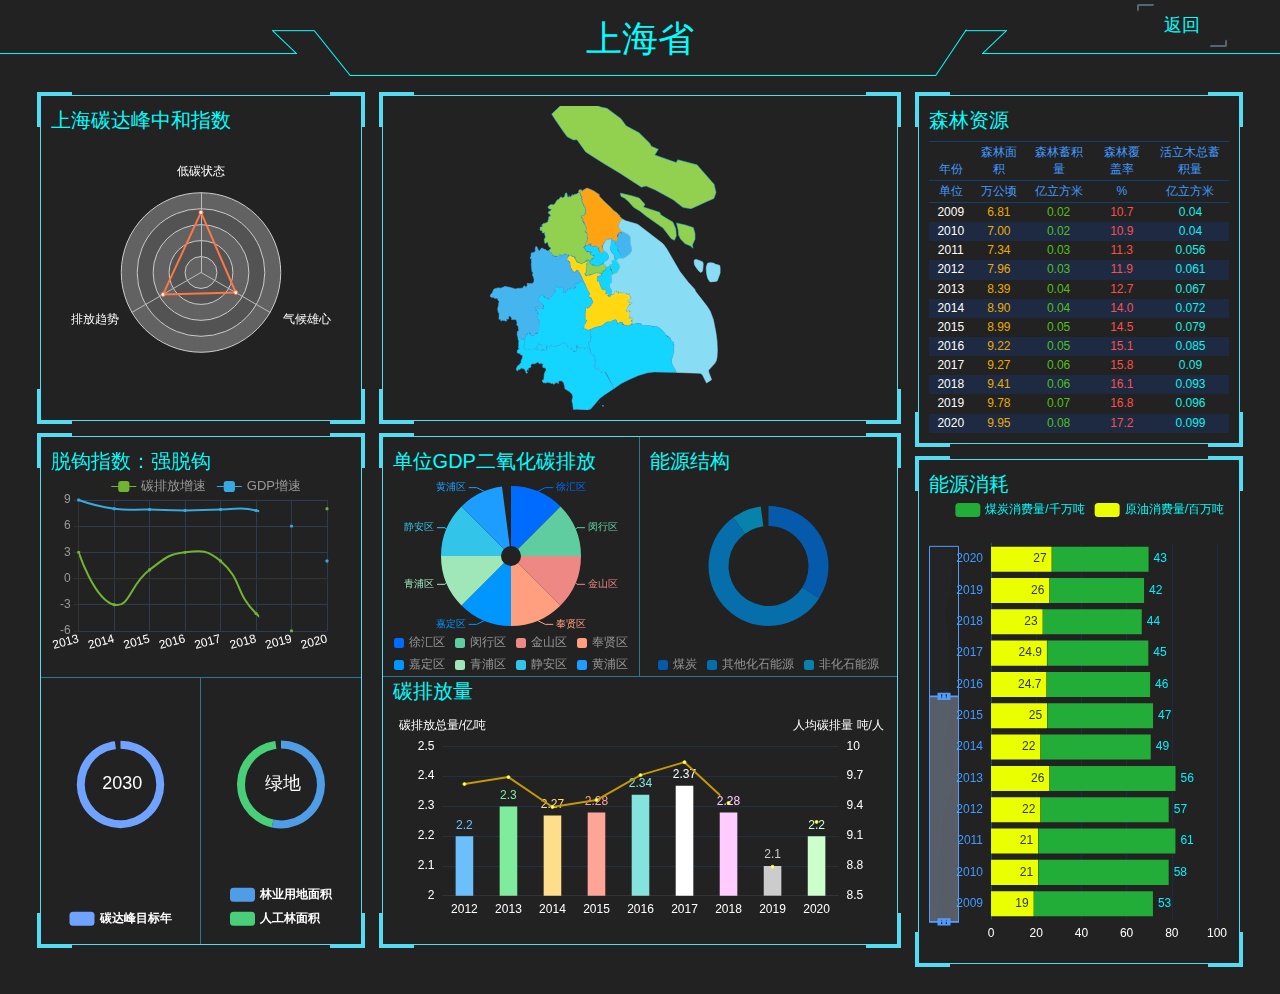
<file: DataBrowsing/Province/上海/上海.html>
<!DOCTYPE html>
<html>
<head>
    <meta charset="UTF-8">
    <meta http-equiv="X-UA-Compatible" content="IE=Edge，chrome=1">
    <meta name="renderer" content="webkit">

    <link rel="stylesheet" href="../assets/css/bootstrap.css">
    <link rel="stylesheet" href="../assets/css/province.css"/>
</head>
<body>
<div class="header">
    上海省
    <a href="../../China/China.html" class="a-access">
        <button class="button type1">
            返回
        </button>
    </a>
</div>
<div class="main clearfix">
    <div class="main-left">
        <div class="border-container">
            <div class="name-title">
                上海碳达峰中和指数
            </div>
            <div id="radar"></div>
            <span class="top-left border-span"></span>
            <span class="top-right border-span"></span>
            <span class="bottom-left border-span"></span>
            <span class="bottom-right border-span"></span>
        </div>
        <div class="border-container">
            <div class="name-title">
                脱钩指数：强脱钩
            </div>
            <div id="graduateyear"></div>
            <ul class="three-pie clearfix">
                <li>
                    <div id="sexrate"></div>
                </li>
                <li>
                    <div id="householdrate"></div>
                </li>
            </ul>
            <span class="top-left border-span"></span>
            <span class="top-right border-span"></span>
            <span class="bottom-left border-span"></span>
            <span class="bottom-right border-span"></span>
        </div>
    </div>
    <div class="main-middle">
        <div class="border-container">
            <div id="mapadd"></div>
            <span class="top-left border-span"></span>
            <span class="top-right border-span"></span>
            <span class="bottom-left border-span"></span>
            <span class="bottom-right border-span"></span>
        </div>
        <div class="border-container">
            <ul class="teacher-pie clearfix">
                <li>
                    <div class="name-title">
                        单位GDP二氧化碳排放
                    </div>
                    <div id="courserate"></div>
                </li>
                <li>
                    <div class="name-title">
                        能源结构
                    </div>
                    <div id="professionrate"></div>
                </li>
            </ul>

            <div class="name-title">
                碳排放量
            </div>
            <div id="changedetail"></div>
            <span class="top-left border-span"></span>
            <span class="top-right border-span"></span>
            <span class="bottom-left border-span"></span>
            <span class="bottom-right border-span"></span>
        </div>
    </div>
    <div class="main-right">
        <div class="border-container">
            <div class="name-title">
                森林资源
            </div>
            <table class="table table-kingdargen">
                <thead>
                <tr>
                    <th>年份</th>
                    <th>森林面积</th>
                    <th>森林蓄积量</th>
                    <th>森林覆盖率</th>
                    <th>活立木总蓄积量</th>
                </tr>
                <tr>
                       <th>单位</th>
                       <th>万公顷</th>
                       <th>亿立方米</th>
                       <th>%</th>
                       <th>亿立方米</th>
                   </tr>
                </thead>
                <tbody>
                <tr>
                    <td>2009</td>
                    <td>6.81</td>
                    <td>0.02</td>
                    <td>10.7</td>
                    <td>0.04</td>
                </tr>
                <tr>
                    <td>2010</td>
                    <td>7.00</td>
                    <td>0.02</td>
                    <td>10.9</td>
                    <td>0.04</td>
                </tr>
                <tr>
                    <td>2011</td>
                    <td>7.34</td>
                    <td>0.03</td>
                    <td>11.3</td>
                    <td>0.056</td>
                </tr>
                <tr>
                    <td>2012</td>
                    <td>7.96</td>
                    <td>0.03</td>
                    <td>11.9</td>
                    <td>0.061</td>
                </tr>
                <tr>
                    <td>2013</td>
                    <td>8.39</td>
                    <td>0.04</td>
                    <td>12.7</td>
                    <td>0.067</td>
                </tr>
                <tr>
                    <td>2014</td>
                    <td>8.90</td>
                    <td>0.04</td>
                    <td>14.0</td>
                    <td>0.072</td>
                </tr>
                <tr>
                    <td>2015</td>
                    <td>8.99</td>
                    <td>0.05</td>
                    <td>14.5</td>
                    <td>0.079</td>
                </tr>
                <tr>
                    <td>2016</td>
                    <td>9.22</td>
                    <td>0.05</td>
                    <td>15.1</td>
                    <td>0.085</td>
                </tr>
                <tr>
                    <td>2017</td>
                    <td>9.27</td>
                    <td>0.06</td>
                    <td>15.8</td>
                    <td>0.09</td>
                </tr>
                <tr>
                    <td>2018</td>
                    <td>9.41</td>
                    <td>0.06</td>
                    <td>16.1</td>
                    <td>0.093</td>
                </tr>
                <tr>
                    <td>2019</td>
                    <td>9.78</td>
                    <td>0.07</td>
                    <td>16.8</td>
                    <td>0.096</td>
                </tr>
                <tr>
                    <td>2020</td>
                    <td>9.95</td>
                    <td>&nbsp&nbsp0.08&nbsp&nbsp</td>
                    <td>17.2</td>
                    <td>0.099</td>
                </tr>
                </tbody>
            </table>
            <span class="top-left border-span"></span>
            <span class="top-right border-span"></span>
            <span class="bottom-left border-span"></span>
            <span class="bottom-right border-span"></span>
        </div>
        <div class="border-container">
            <div class="name-title">
                能源消耗
            </div>
            <div id="juniorservice"></div>
            <span class="top-left border-span"></span>
            <span class="top-right border-span"></span>
            <span class="bottom-left border-span"></span>
            <span class="bottom-right border-span"></span>
        </div>

    </div>
</div>
</body>
<script src="../assets/js/jquery.min.js"></script>
<script src="../assets/js/echarts.min.js"></script>
<script src="index_shanghai.js"></script>
<script src="../assets/js/map/shanghai.js"></script>
</html>
</file>
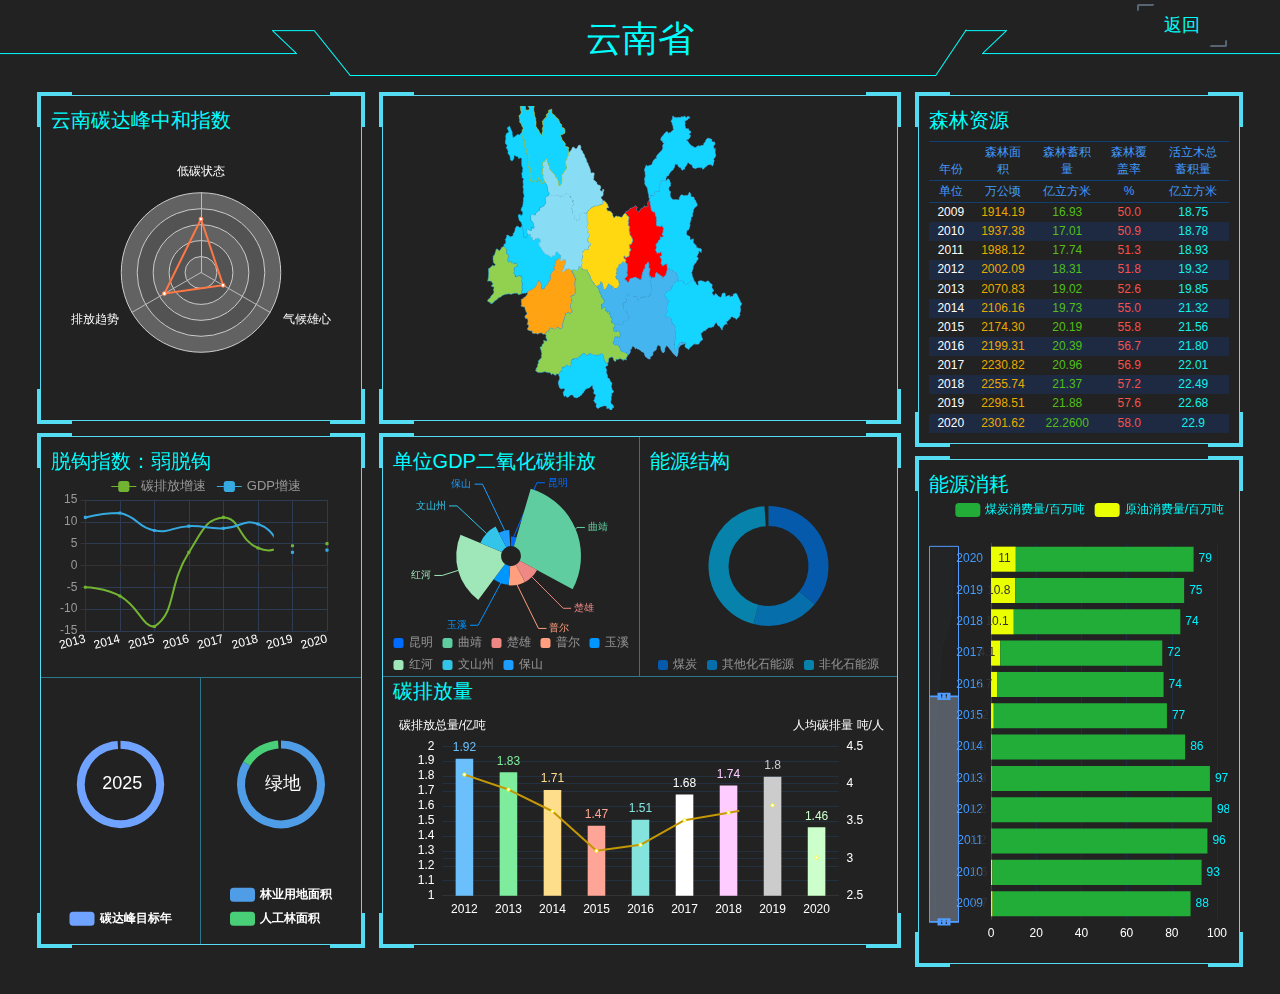
<file: DataBrowsing/Province/云南/云南.html>
<!DOCTYPE html>
<html>
<head>
    <meta charset="UTF-8">
    <meta http-equiv="X-UA-Compatible" content="IE=Edge，chrome=1">
    <meta name="renderer" content="webkit">

    <link rel="stylesheet" href="../assets/css/bootstrap.css">
    <link rel="stylesheet" href="../assets/css/province.css"/>
</head>
<body>
<div class="header">
    云南省
    <a href="../../China/China.html" class="a-access">
        <button class="button type1">
            返回
        </button>
    </a>
</div>
<div class="main clearfix">
    <div class="main-left">
        <div class="border-container">
            <div class="name-title">
                云南碳达峰中和指数
            </div>
            <div id="radar"></div>
            <span class="top-left border-span"></span>
            <span class="top-right border-span"></span>
            <span class="bottom-left border-span"></span>
            <span class="bottom-right border-span"></span>
        </div>
        <div class="border-container">
            <div class="name-title">
                脱钩指数：弱脱钩
            </div>
            <div id="graduateyear"></div>
            <ul class="three-pie clearfix">
                <li>
                    <div id="sexrate"></div>
                </li>
                <li>
                    <div id="householdrate"></div>
                </li>
            </ul>
            <span class="top-left border-span"></span>
            <span class="top-right border-span"></span>
            <span class="bottom-left border-span"></span>
            <span class="bottom-right border-span"></span>
        </div>
    </div>
    <div class="main-middle">
        <div class="border-container">
            <div id="mapadd"></div>
            <span class="top-left border-span"></span>
            <span class="top-right border-span"></span>
            <span class="bottom-left border-span"></span>
            <span class="bottom-right border-span"></span>
        </div>
        <div class="border-container">
            <ul class="teacher-pie clearfix">
                <li>
                    <div class="name-title">
                        单位GDP二氧化碳排放
                    </div>
                    <div id="courserate"></div>
                </li>
                <li>
                    <div class="name-title">
                        能源结构
                    </div>
                    <div id="professionrate"></div>
                </li>
            </ul>

            <div class="name-title">
                碳排放量
            </div>
            <div id="changedetail"></div>
            <span class="top-left border-span"></span>
            <span class="top-right border-span"></span>
            <span class="bottom-left border-span"></span>
            <span class="bottom-right border-span"></span>
        </div>
    </div>
    <div class="main-right">
        <div class="border-container">
            <div class="name-title">
                森林资源
            </div>
            <table class="table table-kingdargen">
                <thead>
                <tr>
                    <th>年份</th>
                    <th>森林面积</th>
                    <th>森林蓄积量</th>
                    <th>森林覆盖率</th>
                    <th>活立木总蓄积量</th>
                </tr>
                <tr>
                       <th>单位</th>
                       <th>万公顷</th>
                       <th>亿立方米</th>
                       <th>%</th>
                       <th>亿立方米</th>
                </tr>
                </thead>
                <tbody>
                <tr>
                    <td>2009</td>
                    <td>1914.19</td>
                    <td>16.93</td>
                    <td>50.0</td>
                    <td>18.75</td>
                </tr>
                <tr>
                    <td>2010</td>
                    <td>1937.38</td>
                    <td>17.01</td>
                    <td>50.9</td>
                    <td>18.78</td>
                </tr>
                <tr>
                    <td>2011</td>
                    <td>1988.12</td>
                    <td>17.74</td>
                    <td>51.3</td>
                    <td>18.93</td>
                </tr>
                <tr>
                    <td>2012</td>
                    <td>2002.09</td>
                    <td>18.31</td>
                    <td>51.8</td>
                    <td>19.32</td>
                </tr>
                <tr>
                    <td>2013</td>
                    <td>2070.83</td>
                    <td>19.02</td>
                    <td>52.6</td>
                    <td>19.85</td>
                </tr>
                <tr>
                    <td>2014</td>
                    <td>2106.16</td>
                    <td>19.73</td>
                    <td>55.0</td>
                    <td>21.32</td>
                </tr>
                <tr>
                    <td>2015</td>
                    <td>2174.30</td>
                    <td>20.19</td>
                    <td>55.8</td>
                    <td>21.56</td>
                </tr>
                <tr>
                    <td>2016</td>
                    <td>2199.31</td>
                    <td>20.39</td>
                    <td>56.7</td>
                    <td>21.80</td>
                </tr>
                <tr>
                    <td>2017</td>
                    <td>2230.82</td>
                    <td>20.96</td>
                    <td>56.9</td>
                    <td>22.01</td>
                </tr>
                <tr>
                    <td>2018</td>
                    <td>2255.74</td>
                    <td>21.37</td>
                    <td>57.2</td>
                    <td>22.49</td>
                </tr>
                <tr>
                    <td>2019</td>
                    <td>2298.51</td>
                    <td>21.88</td>
                    <td>57.6</td>
                    <td>22.68</td>
                </tr>
                <tr>
                    <td>2020</td>
                    <td>2301.62</td>
                    <td>22.2600</td>
                    <td>58.0</td>
                    <td>22.9</td>
                </tr>
                </tbody>
            </table>
            <span class="top-left border-span"></span>
            <span class="top-right border-span"></span>
            <span class="bottom-left border-span"></span>
            <span class="bottom-right border-span"></span>
        </div>
        <div class="border-container">
            <div class="name-title">
                能源消耗
            </div>
            <div id="juniorservice"></div>
            <span class="top-left border-span"></span>
            <span class="top-right border-span"></span>
            <span class="bottom-left border-span"></span>
            <span class="bottom-right border-span"></span>
        </div>

    </div>
</div>
</body>
<script src="../assets/js/jquery.min.js"></script>
<script src="../assets/js/echarts.min.js"></script>
<script src="index_yunnan.js"></script>
<script src="../assets/js/map/yunnan.js"></script>
</html>
</file>
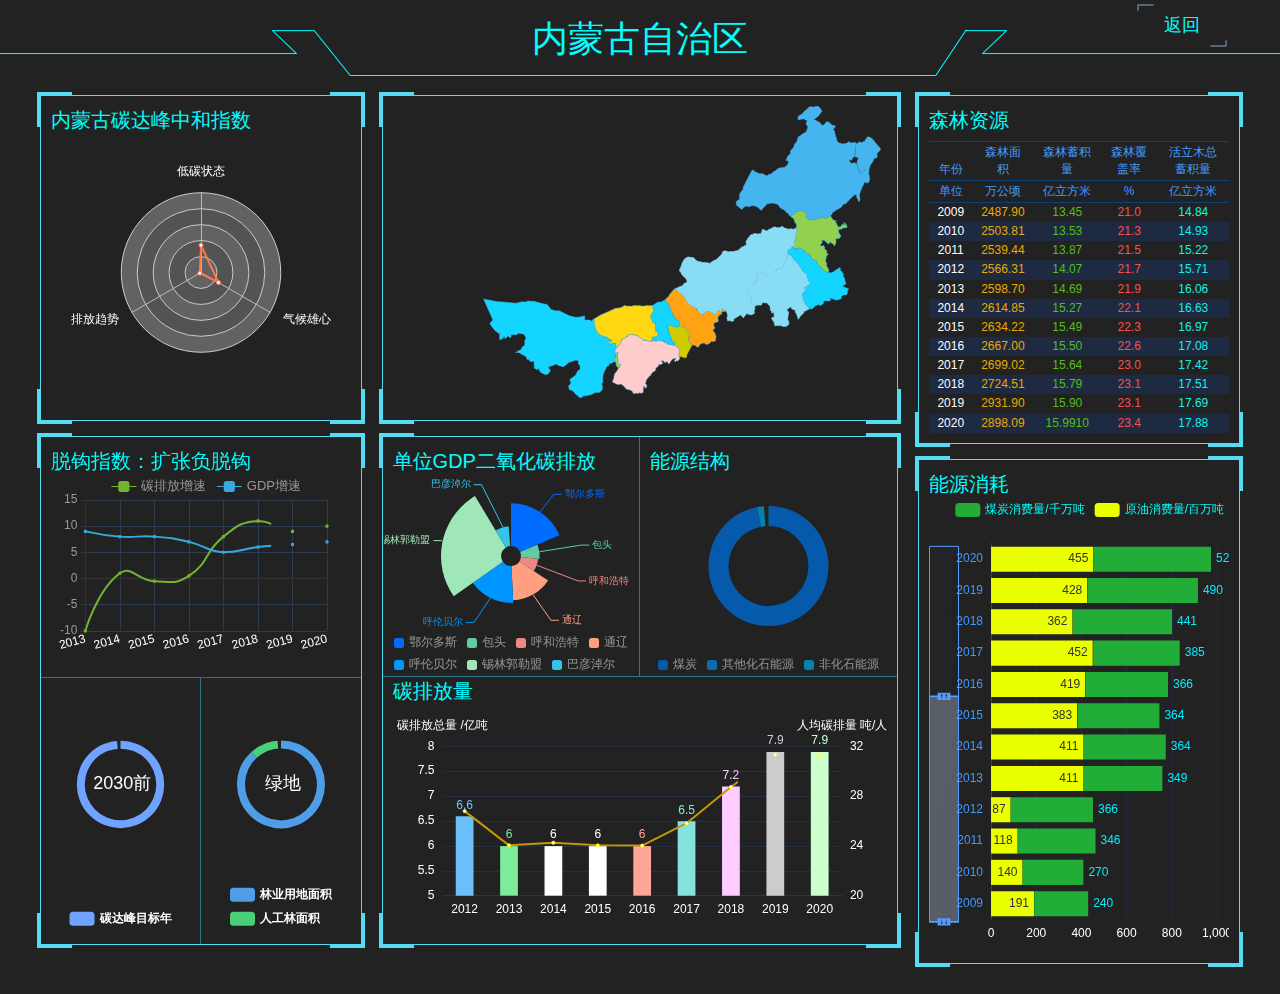
<file: DataBrowsing/Province/内蒙古/内蒙古.html>
<!DOCTYPE html>
<html>
<head>
    <meta charset="UTF-8">
    <meta name="renderer" content="webkit">
    <link rel="stylesheet" href="../assets/css/bootstrap.css">
    <link rel="stylesheet" href="../assets/css/province.css"/>
</head>
<body>
<div class="header">
    内蒙古自治区
   <a href="../../China/China.html" class="a-access">
        <button class="button type1">
            返回
        </button>
    </a>
</div>
<div class="main clearfix">
    <div class="main-left">
        <div class="border-container">
            <div class="name-title">
                内蒙古碳达峰中和指数
            </div>
            <div id="radar"></div>
            <span class="top-left border-span"></span>
            <span class="top-right border-span"></span>
            <span class="bottom-left border-span"></span>
            <span class="bottom-right border-span"></span>
        </div>
        <div class="border-container">
            <div class="name-title">
               脱钩指数：扩张负脱钩
            </div>
            <div id="graduateyear"></div>
            <ul class="three-pie clearfix">
                <li>
                    <div id="sexrate"></div>
                </li>
                <li>
                    <div id="householdrate"></div>
                </li>
            </ul>
            <span class="top-left border-span"></span>
            <span class="top-right border-span"></span>
            <span class="bottom-left border-span"></span>
            <span class="bottom-right border-span"></span>
        </div>
    </div>
    <div class="main-middle">
        <div class="border-container">
            <div id="mapadd"></div>
            <span class="top-left border-span"></span>
            <span class="top-right border-span"></span>
            <span class="bottom-left border-span"></span>
            <span class="bottom-right border-span"></span>
        </div>
        <div class="border-container">
            <ul class="teacher-pie clearfix">
                <li>
                    <div class="name-title">
                        单位GDP二氧化碳排放
                    </div>
                    <div id="courserate"></div>
                </li>
                <li>
                    <div class="name-title">
                       能源结构
                    </div>
                    <div id="professionrate"></div>
                </li>
            </ul>

            <div class="name-title">
                碳排放量
            </div>
            <div id="changedetail"></div>
            <span class="top-left border-span"></span>
            <span class="top-right border-span"></span>
            <span class="bottom-left border-span"></span>
            <span class="bottom-right border-span"></span>
        </div>
    </div>
    <div class="main-right">
        <div class="border-container">
            <div class="name-title">
                森林资源
            </div>
           <table class="table table-kingdargen">
               <thead>
                   <tr>
                       <th>年份</th>
                       <th>森林面积</th>
                       <th>森林蓄积量</th>
                       <th>森林覆盖率</th>
                       <th>活立木总蓄积量</th>
                   </tr>
                   <tr>
                       <th>单位</th>
                       <th>万公顷</th>
                       <th>亿立方米</th>
                       <th>%</th>
                       <th>亿立方米</th>
                   </tr>
               </thead>
               <tbody>
                   <tr>
                       <td>2009</td>
                       <td>2487.90</td>
                       <td>13.45</td>
                       <td>21.0</td>
                       <td>14.84</td>
                   </tr>
                   <tr>
                       <td>2010</td>
                       <td>2503.81</td>
                       <td>13.53</td>
                       <td>21.3</td>
                       <td>14.93</td>
                   </tr>
                   <tr>
                       <td>2011</td>
                       <td>2539.44</td>
                       <td>13.87</td>
                       <td>21.5</td>
                       <td>15.22</td>
                   </tr>
                   <tr>
                       <td>2012</td>
                       <td>2566.31</td>
                       <td>14.07</td>
                       <td>21.7</td>
                       <td>15.71</td>
                   </tr>
                   <tr>
                       <td>2013</td>
                       <td>2598.70</td>
                       <td>14.69</td>
                       <td>21.9</td>
                       <td>16.06</td>
                   </tr>
                   <tr>
                       <td>2014</td>
                       <td>2614.85</td>
                       <td>15.27</td>
                       <td>22.1</td>
                       <td>16.63</td>
                   </tr>
                   <tr>
                       <td>2015</td>
                       <td>2634.22</td>
                       <td>15.49</td>
                       <td>22.3</td>
                       <td>16.97</td>
                   </tr>
                   <tr>
                       <td>2016</td>
                       <td>2667.00</td>
                       <td>15.50</td>
                       <td>22.6</td>
                       <td>17.08</td>
                   </tr>
                   <tr>
                       <td>2017</td>
                       <td>2699.02</td>
                       <td>15.64</td>
                       <td>23.0</td>
                       <td>17.42</td>
                   </tr>
                   <tr>
                       <td>2018</td>
                       <td>2724.51</td>
                       <td>15.79</td>
                       <td>23.1</td>
                       <td>17.51</td>
                   </tr>
                   <tr>
                       <td>2019</td>
                       <td>2931.90</td>
                       <td>15.90</td>
                       <td>23.1</td>
                       <td>17.69</td>
                   </tr>
                   <tr>
                       <td>2020</td>
                       <td>2898.09</td>
                       <td>15.9910</td>
                       <td>23.4</td>
                       <td>17.88</td>
                   </tr>
               </tbody>
           </table>
            <span class="top-left border-span"></span>
            <span class="top-right border-span"></span>
            <span class="bottom-left border-span"></span>
            <span class="bottom-right border-span"></span>
        </div>
        <div class="border-container">
            <div class="name-title">
                能源消耗
            </div>
          <div id="juniorservice"></div>
            <span class="top-left border-span"></span>
            <span class="top-right border-span"></span>
            <span class="bottom-left border-span"></span>
            <span class="bottom-right border-span"></span>
        </div>
    </div>
</div>
</body>
<script src="../assets/js/jquery.min.js"></script>
<script src="../assets/js/echarts.min.js"></script>
<script src="index_neimenggu.js"></script>
<script src="../assets/js/map/neimenggu.js"></script>
</html>
</file>
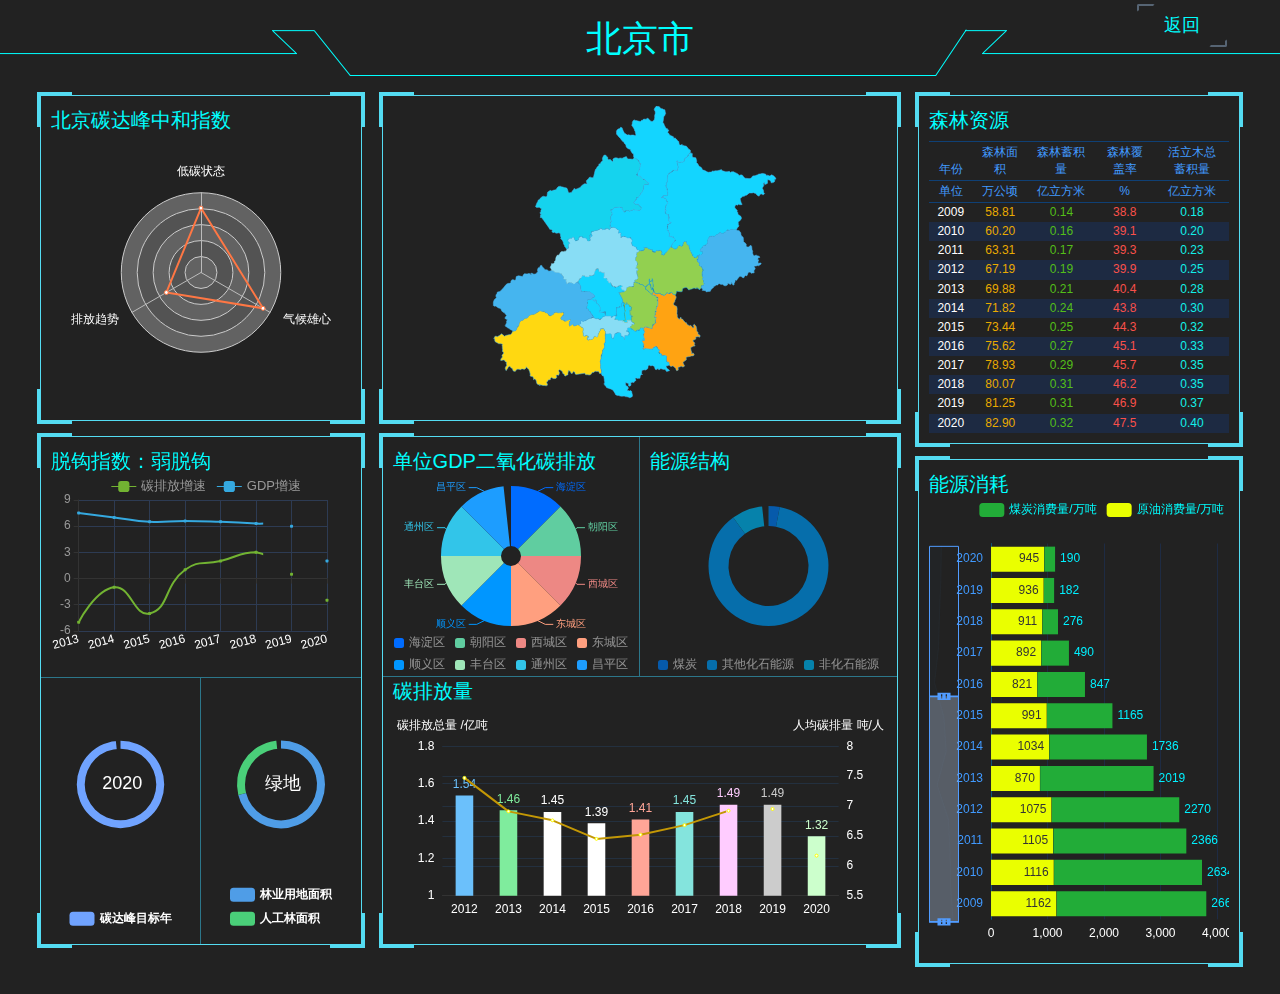
<file: DataBrowsing/Province/北京/北京.html>
<!DOCTYPE html>
<html>
<head>
    <meta charset="UTF-8">
    <meta name="renderer" content="webkit">
    <link rel="stylesheet" href="../assets/css/bootstrap.css">
    <link rel="stylesheet" href="../assets/css/province.css"/>
</head>
<body>
<div class="header">
    北京市
  <a href="../../China/China.html" class="a-access">
        <button class="button type1">
            返回
        </button>
    </a>
</div>
<div class="main clearfix">
    <div class="main-left">
        <div class="border-container">
            <div class="name-title">
                北京碳达峰中和指数
            </div>
            <div id="radar"></div>
            <span class="top-left border-span"></span>
            <span class="top-right border-span"></span>
            <span class="bottom-left border-span"></span>
            <span class="bottom-right border-span"></span>
        </div>
        <div class="border-container">
            <div class="name-title">
               脱钩指数：弱脱钩
            </div>
            <div id="graduateyear"></div>
            <ul class="three-pie clearfix">
                <li>
                    <div id="sexrate"></div>
                </li>
                <li>
                    <div id="householdrate"></div>
                </li>
            </ul>
            <span class="top-left border-span"></span>
            <span class="top-right border-span"></span>
            <span class="bottom-left border-span"></span>
            <span class="bottom-right border-span"></span>
        </div>
    </div>
    <div class="main-middle">
        <div class="border-container">
            <div id="mapadd"></div>
            <span class="top-left border-span"></span>
            <span class="top-right border-span"></span>
            <span class="bottom-left border-span"></span>
            <span class="bottom-right border-span"></span>
        </div>
        <div class="border-container">
            <ul class="teacher-pie clearfix">
                <li>
                    <div class="name-title">
                        单位GDP二氧化碳排放
                    </div>
                    <div id="courserate"></div>
                </li>
                <li>
                    <div class="name-title">
                       能源结构
                    </div>
                    <div id="professionrate"></div>
                </li>
            </ul>

            <div class="name-title">
                碳排放量
            </div>
            <div id="changedetail"></div>
            <span class="top-left border-span"></span>
            <span class="top-right border-span"></span>
            <span class="bottom-left border-span"></span>
            <span class="bottom-right border-span"></span>
        </div>
    </div>
    <div class="main-right">
        <div class="border-container">
            <div class="name-title">
                森林资源
            </div>
           <table class="table table-kingdargen">
               <thead>
                   <tr>
                       <th>年份</th>
                       <th>森林面积</th>
                       <th>森林蓄积量</th>
                       <th>森林覆盖率</th>
                       <th>活立木总蓄积量</th>
                   </tr>
                   <tr>
                       <th>单位</th>
                       <th>万公顷</th>
                       <th>亿立方米</th>
                       <th>%</th>
                       <th>亿立方米</th>
                   </tr>
               </thead>
               <tbody>
                   <tr>
                       <td>2009</td>
                       <td>58.81</td>
                       <td>0.14</td>
                       <td>38.8</td>
                       <td>0.18</td>
                   </tr>
                   <tr>
                       <td>2010</td>
                       <td>60.20</td>
                       <td>0.16</td>
                       <td>39.1</td>
                       <td>0.20</td>
                   </tr>
                   <tr>
                       <td>2011</td>
                       <td>63.31</td>
                       <td>0.17</td>
                       <td>39.3</td>
                       <td>0.23</td>
                   </tr>
                   <tr>
                       <td>2012</td>
                       <td>67.19</td>
                       <td>0.19</td>
                       <td>39.9</td>
                       <td>0.25</td>
                   </tr>
                   <tr>
                       <td>2013</td>
                       <td>69.88</td>
                       <td>0.21</td>
                       <td>40.4</td>
                       <td>0.28</td>
                   </tr>
                   <tr>
                       <td>2014</td>
                       <td>71.82</td>
                       <td>0.24</td>
                       <td>43.8</td>
                       <td>0.30</td>
                   </tr>
                   <tr>
                       <td>2015</td>
                       <td>73.44</td>
                       <td>0.25</td>
                       <td>44.3</td>
                       <td>0.32</td>
                   </tr>
                   <tr>
                       <td>2016</td>
                       <td>75.62</td>
                       <td>0.27</td>
                       <td>45.1</td>
                       <td>0.33</td>
                   </tr>
                   <tr>
                       <td>2017</td>
                       <td>78.93</td>
                       <td>0.29</td>
                       <td>45.7</td>
                       <td>0.35</td>
                   </tr>
                   <tr>
                       <td>2018</td>
                       <td>80.07</td>
                       <td>0.31</td>
                       <td>46.2</td>
                       <td>0.35</td>
                   </tr>
                   <tr>
                       <td>2019</td>
                       <td>81.25</td>
                       <td>0.31</td>
                       <td>46.9</td>
                       <td>0.37</td>
                   </tr>
                   <tr>
                       <td>2020</td>
                       <td>82.90</td>
                       <td>&nbsp&nbsp0.32&nbsp&nbsp</td>
                       <td>47.5</td>
                       <td>0.40</td>
                   </tr>
               </tbody>
           </table>
            <span class="top-left border-span"></span>
            <span class="top-right border-span"></span>
            <span class="bottom-left border-span"></span>
            <span class="bottom-right border-span"></span>
        </div>
        <div class="border-container">
            <div class="name-title">
                能源消耗
            </div>
          <div id="juniorservice"></div>
            <span class="top-left border-span"></span>
            <span class="top-right border-span"></span>
            <span class="bottom-left border-span"></span>
            <span class="bottom-right border-span"></span>
        </div>
    </div>
</div>
</body>
<script src="../assets/js/jquery.min.js"></script>
<script src="../assets/js/echarts.min.js"></script>
<script src="index_beijing.js"></script>
<script src="../assets/js/map/beijing.js"></script>
</html>
</file>
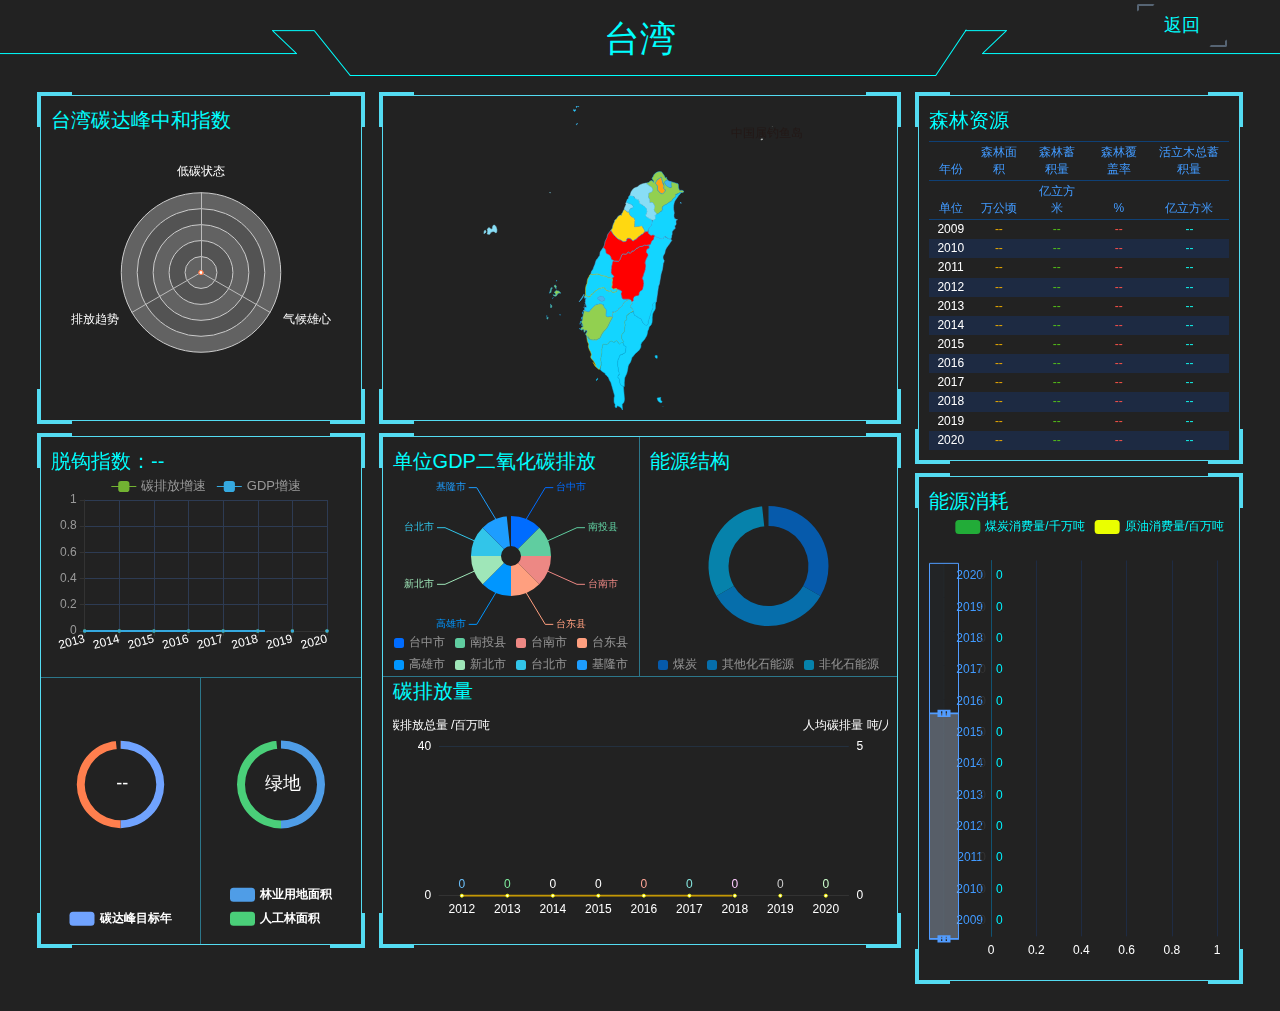
<file: DataBrowsing/Province/台湾/台湾.html>
<!DOCTYPE html>
<html>
<head>
    <meta charset="UTF-8">
    <meta http-equiv="X-UA-Compatible" content="IE=Edge，chrome=1">
    <meta name="renderer" content="webkit">

    <link rel="stylesheet" href="../assets/css/bootstrap.css">
    <link rel="stylesheet" href="../assets/css/province.css"/>
</head>
<body>
<div class="header">
    台湾
   <a href="../../China/China.html" class="a-access">
        <button class="button type1">
            返回
        </button>
    </a>
</div>
<div class="main clearfix">
    <div class="main-left">
        <div class="border-container">
            <div class="name-title">
                台湾碳达峰中和指数
            </div>
            <div id="radar"></div>
            <span class="top-left border-span"></span>
            <span class="top-right border-span"></span>
            <span class="bottom-left border-span"></span>
            <span class="bottom-right border-span"></span>
        </div>
        <div class="border-container">
            <div class="name-title">
               脱钩指数：--
            </div>
            <div id="graduateyear"></div>
            <ul class="three-pie clearfix">
                <li>
                    <div id="sexrate"></div>
                </li>
                <li>
                    <div id="householdrate"></div>
                </li>
            </ul>
            <span class="top-left border-span"></span>
            <span class="top-right border-span"></span>
            <span class="bottom-left border-span"></span>
            <span class="bottom-right border-span"></span>
        </div>
    </div>
    <div class="main-middle">
        <div class="border-container">
            <div id="mapadd"></div>
            <span class="top-left border-span"></span>
            <span class="top-right border-span"></span>
            <span class="bottom-left border-span"></span>
            <span class="bottom-right border-span"></span>
        </div>
        <div class="border-container">
            <ul class="teacher-pie clearfix">
                <li>
                    <div class="name-title">
                        单位GDP二氧化碳排放
                    </div>
                    <div id="courserate"></div>
                </li>
                <li>
                    <div class="name-title">
                       能源结构
                    </div>
                    <div id="professionrate"></div>
                </li>
            </ul>

            <div class="name-title">
                碳排放量
            </div>
            <div id="changedetail"></div>
            <span class="top-left border-span"></span>
            <span class="top-right border-span"></span>
            <span class="bottom-left border-span"></span>
            <span class="bottom-right border-span"></span>
        </div>
    </div>
    <div class="main-right">
        <div class="border-container">
            <div class="name-title">
                森林资源
            </div>
           <table class="table table-kingdargen">
               <thead>
                   <tr>
                       <th>年份</th>
                       <th>森林面积</th>
                       <th>森林蓄积量</th>
                       <th>森林覆盖率</th>
                       <th>活立木总蓄积量</th>
                   </tr>
                   <tr>
                       <th>单位</th>
                       <th>万公顷</th>
                       <th>亿立方米</th>
                       <th>%</th>
                       <th>亿立方米</th>
                   </tr>
               </thead>
               <tbody>
                   <tr>
                       <td>2009</td>
                       <td>--</td>
                       <td>--</td>
                       <td>--</td>
                       <td>--</td>
                   </tr>
                   <tr>
                       <td>2010</td>
                       <td>--</td>
                       <td>--</td>
                       <td>--</td>
                       <td>--</td>
                   </tr>
                   <tr>
                       <td>2011</td>
                       <td>--</td>
                       <td>--</td>
                       <td>--</td>
                       <td>--</td>
                   </tr>
                   <tr>
                       <td>2012</td>
                       <td>--</td>
                       <td>--</td>
                       <td>--</td>
                       <td>--</td>
                   </tr>
                   <tr>
                       <td>2013</td>
                       <td>--</td>
                       <td>--</td>
                       <td>--</td>
                       <td>--</td>
                   </tr>
                   <tr>
                       <td>2014</td>
                       <td>--</td>
                       <td>--</td>
                       <td>--</td>
                       <td>--</td>
                   </tr>
                   <tr>
                       <td>2015</td>
                       <td>--</td>
                       <td>--</td>
                       <td>--</td>
                       <td>--</td>
                   </tr>
                   <tr>
                       <td>2016</td>
                       <td>--</td>
                       <td>--</td>
                       <td>--</td>
                       <td>--</td>
                   </tr>
                   <tr>
                       <td>2017</td>
                       <td>--</td>
                       <td>--</td>
                       <td>--</td>
                       <td>--</td>
                   </tr>
                   <tr>
                       <td>2018</td>
                       <td>--</td>
                       <td>--</td>
                       <td>--</td>
                       <td>--</td>
                   </tr>
                   <tr>
                       <td>2019</td>
                       <td>--</td>
                       <td>--</td>
                       <td>--</td>
                       <td>--</td>
                   </tr>
                   <tr>
                       <td>2020</td>
                       <td>--</td>
                       <td>--</td>
                       <td>--</td>
                       <td>--</td>
                   </tr>
               </tbody>
           </table>
            <span class="top-left border-span"></span>
            <span class="top-right border-span"></span>
            <span class="bottom-left border-span"></span>
            <span class="bottom-right border-span"></span>
        </div>
        <div class="border-container">
            <div class="name-title">
                能源消耗
            </div>
          <div id="juniorservice"></div>
            <span class="top-left border-span"></span>
            <span class="top-right border-span"></span>
            <span class="bottom-left border-span"></span>
            <span class="bottom-right border-span"></span>
        </div>
    </div>
</div>
</body>
<script src="../assets/js/jquery.min.js"></script>
<script src="../assets/js/echarts.min.js"></script>
<script src="index_taiwan.js"></script>
<script src="../assets/js/map/taiwan.js"></script>
</html>
</file>
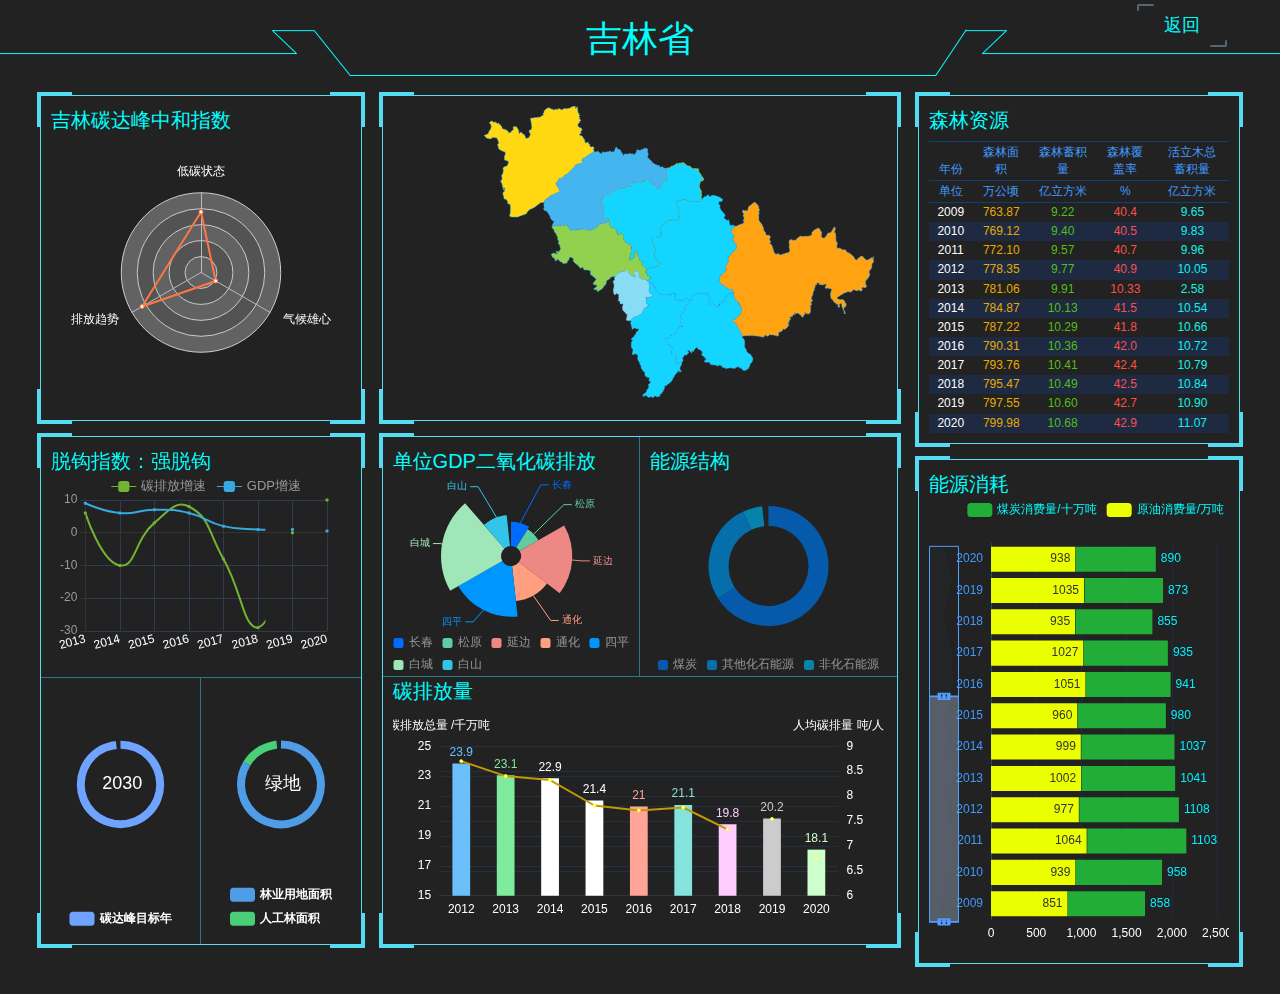
<file: DataBrowsing/Province/吉林/吉林.html>
<!DOCTYPE html>
<html>
<head>
    <meta charset="UTF-8">
    <meta name="renderer" content="webkit">
    <link rel="stylesheet" href="../assets/css/bootstrap.css">
    <link rel="stylesheet" href="../assets/css/province.css"/>
</head>
<body>
<div class="header">
    吉林省
   <a href="../../China/China.html" class="a-access">
        <button class="button type1">
            返回
        </button>
    </a>
</div>
<div class="main clearfix">
    <div class="main-left">
        <div class="border-container">
            <div class="name-title">
                吉林碳达峰中和指数
            </div>
            <div id="radar"></div>
            <span class="top-left border-span"></span>
            <span class="top-right border-span"></span>
            <span class="bottom-left border-span"></span>
            <span class="bottom-right border-span"></span>
        </div>
        <div class="border-container">
            <div class="name-title">
               脱钩指数：强脱钩
            </div>
            <div id="graduateyear"></div>
            <ul class="three-pie clearfix">
                <li>
                    <div id="sexrate"></div>
                </li>
                <li>
                    <div id="householdrate"></div>
                </li>
            </ul>
            <span class="top-left border-span"></span>
            <span class="top-right border-span"></span>
            <span class="bottom-left border-span"></span>
            <span class="bottom-right border-span"></span>
        </div>
    </div>
    <div class="main-middle">
        <div class="border-container">
            <div id="mapadd"></div>
            <span class="top-left border-span"></span>
            <span class="top-right border-span"></span>
            <span class="bottom-left border-span"></span>
            <span class="bottom-right border-span"></span>
        </div>
        <div class="border-container">
            <ul class="teacher-pie clearfix">
                <li>
                    <div class="name-title">
                        单位GDP二氧化碳排放
                    </div>
                    <div id="courserate"></div>
                </li>
                <li>
                    <div class="name-title">
                       能源结构
                    </div>
                    <div id="professionrate"></div>
                </li>
            </ul>

            <div class="name-title">
                碳排放量
            </div>
            <div id="changedetail"></div>
            <span class="top-left border-span"></span>
            <span class="top-right border-span"></span>
            <span class="bottom-left border-span"></span>
            <span class="bottom-right border-span"></span>
        </div>
    </div>
    <div class="main-right">
        <div class="border-container">
            <div class="name-title">
                森林资源
            </div>
           <table class="table table-kingdargen">
               <thead>
                   <tr>
                       <th>年份</th>
                       <th>森林面积</th>
                       <th>森林蓄积量</th>
                       <th>森林覆盖率</th>
                       <th>活立木总蓄积量</th>
                   </tr>
                   <tr>
                       <th>单位</th>
                       <th>万公顷</th>
                       <th>亿立方米</th>
                       <th>%</th>
                       <th>亿立方米</th>
                   </tr>
               </thead>
               <tbody>
                   <tr>
                       <td>2009</td>
                       <td>763.87</td>
                       <td>9.22</td>
                       <td>40.4</td>
                       <td>9.65</td>
                   </tr>
                   <tr>
                       <td>2010</td>
                       <td>769.12</td>
                       <td>9.40</td>
                       <td>40.5</td>
                       <td>9.83</td>
                   </tr>
                   <tr>
                       <td>2011</td>
                       <td>772.10</td>
                       <td>9.57</td>
                       <td>40.7</td>
                       <td>9.96</td>
                   </tr>
                   <tr>
                       <td>2012</td>
                       <td>778.35</td>
                       <td>9.77</td>
                       <td>40.9</td>
                       <td>10.05</td>
                   </tr>
                   <tr>
                       <td>2013</td>
                       <td>781.06</td>
                       <td>9.91</td>
                       <td>10.33</td>
                       <td>2.58</td>
                   </tr>
                   <tr>
                       <td>2014</td>
                       <td>784.87</td>
                       <td>10.13</td>
                       <td>41.5</td>
                       <td>10.54</td>
                   </tr>
                   <tr>
                       <td>2015</td>
                       <td>787.22</td>
                       <td>10.29</td>
                       <td>41.8</td>
                       <td>10.66</td>
                   </tr>
                   <tr>
                       <td>2016</td>
                       <td>790.31</td>
                       <td>10.36</td>
                       <td>42.0</td>
                       <td>10.72</td>
                   </tr>
                   <tr>
                       <td>2017</td>
                       <td>793.76</td>
                       <td>10.41</td>
                       <td>42.4</td>
                       <td>10.79</td>
                   </tr>
                   <tr>
                       <td>2018</td>
                       <td>795.47</td>
                       <td>10.49</td>
                       <td>42.5</td>
                       <td>10.84</td>
                   </tr>
                   <tr>
                       <td>2019</td>
                       <td>797.55</td>
                       <td>10.60</td>
                       <td>42.7</td>
                       <td>10.90</td>
                   </tr>
                   <tr>
                       <td>2020</td>
                       <td>799.98</td>
                       <td>&nbsp10.68&nbsp</td>
                       <td>42.9</td>
                       <td>11.07</td>
                   </tr>
               </tbody>
           </table>
            <span class="top-left border-span"></span>
            <span class="top-right border-span"></span>
            <span class="bottom-left border-span"></span>
            <span class="bottom-right border-span"></span>
        </div>
        <div class="border-container">
            <div class="name-title">
                能源消耗
            </div>
          <div id="juniorservice"></div>
            <span class="top-left border-span"></span>
            <span class="top-right border-span"></span>
            <span class="bottom-left border-span"></span>
            <span class="bottom-right border-span"></span>
        </div>
    </div>
</div>
</body>
<script src="../assets/js/jquery.min.js"></script>
<script src="../assets/js/echarts.min.js"></script>
<script src="index_jilin.js"></script>
<script src="../assets/js/map/jilin.js"></script>
</html>
</file>
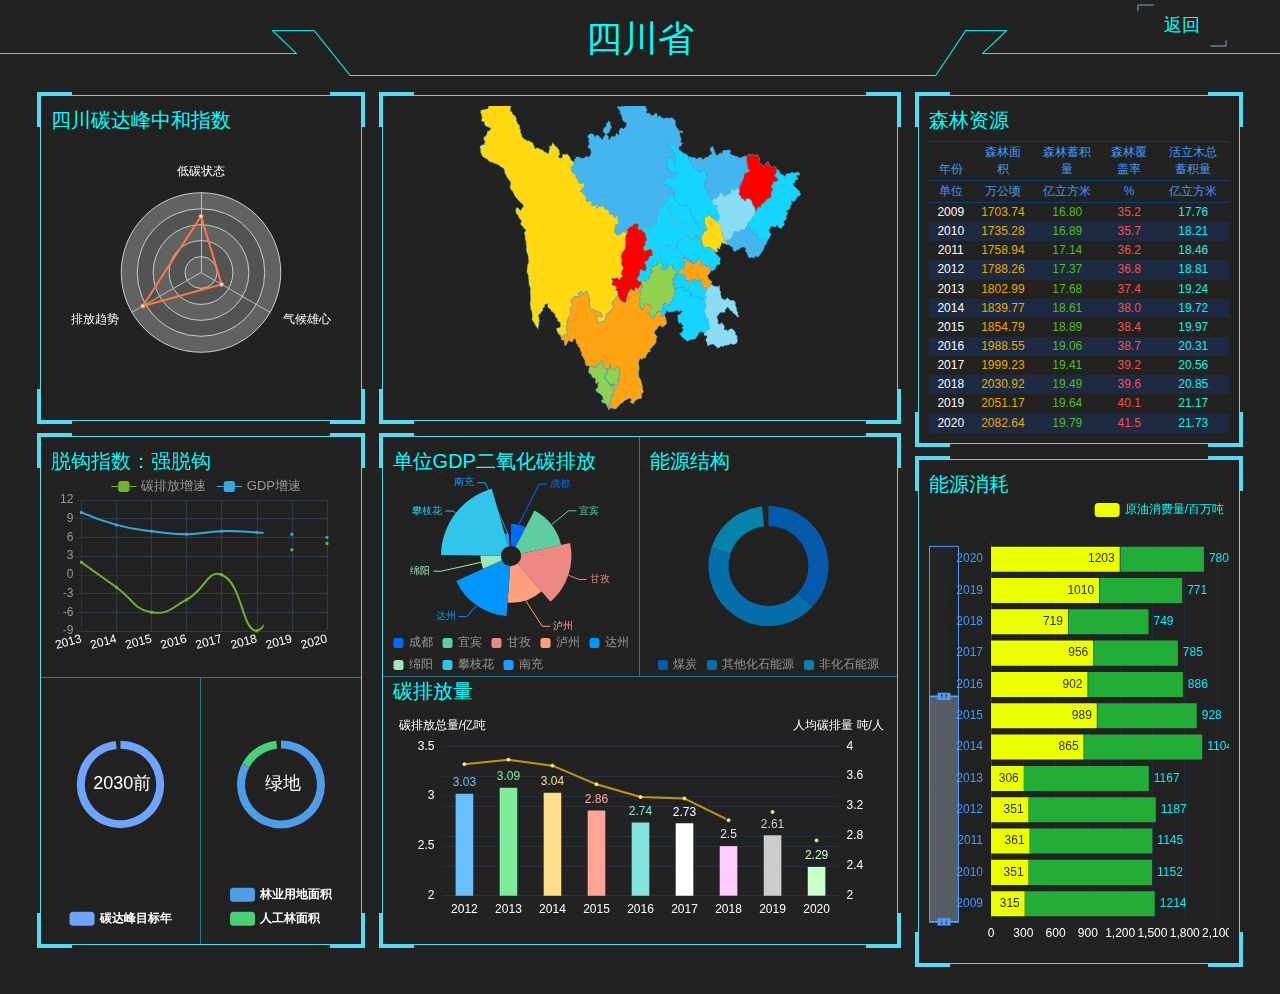
<file: DataBrowsing/Province/四川/四川.html>
<!DOCTYPE html>
<html>
<head>
    <meta charset="UTF-8">
    <meta http-equiv="X-UA-Compatible" content="IE=Edge，chrome=1">
    <meta name="renderer" content="webkit">

    <link rel="stylesheet" href="../assets/css/bootstrap.css">
    <link rel="stylesheet" href="../assets/css/province.css"/>
</head>
<body>
<div class="header">
    四川省
    <a href="../../China/China.html" class="a-access">
        <button class="button type1">
            返回
        </button>
    </a>
</div>
<div class="main clearfix">
    <div class="main-left">
        <div class="border-container">
            <div class="name-title">
                四川碳达峰中和指数
            </div>
            <div id="radar"></div>
            <span class="top-left border-span"></span>
            <span class="top-right border-span"></span>
            <span class="bottom-left border-span"></span>
            <span class="bottom-right border-span"></span>
        </div>
        <div class="border-container">
            <div class="name-title">
               脱钩指数：强脱钩
            </div>
            <div id="graduateyear"></div>
            <ul class="three-pie clearfix">
                <li>
                    <div id="sexrate"></div>
                </li>
                <li>
                    <div id="householdrate"></div>
                </li>
            </ul>
            <span class="top-left border-span"></span>
            <span class="top-right border-span"></span>
            <span class="bottom-left border-span"></span>
            <span class="bottom-right border-span"></span>
        </div>
    </div>
    <div class="main-middle">
        <div class="border-container">
            <div id="mapadd"></div>
            <span class="top-left border-span"></span>
            <span class="top-right border-span"></span>
            <span class="bottom-left border-span"></span>
            <span class="bottom-right border-span"></span>
        </div>
        <div class="border-container">
            <ul class="teacher-pie clearfix">
                <li>
                    <div class="name-title">
                        单位GDP二氧化碳排放
                    </div>
                    <div id="courserate"></div>
                </li>
                <li>
                    <div class="name-title">
                       能源结构
                    </div>
                    <div id="professionrate"></div>
                </li>
            </ul>

            <div class="name-title">
                碳排放量
            </div>
            <div id="changedetail"></div>
            <span class="top-left border-span"></span>
            <span class="top-right border-span"></span>
            <span class="bottom-left border-span"></span>
            <span class="bottom-right border-span"></span>
        </div>
    </div>
    <div class="main-right">
        <div class="border-container">
            <div class="name-title">
                森林资源
            </div>
           <table class="table table-kingdargen">
               <thead>
                   <tr>
                       <th>年份</th>
                       <th>森林面积</th>
                       <th>森林蓄积量</th>
                       <th>森林覆盖率</th>
                       <th>活立木总蓄积量</th>
                   </tr>
                   <tr>
                       <th>单位</th>
                       <th>万公顷</th>
                       <th>亿立方米</th>
                       <th>%</th>
                       <th>亿立方米</th>
                   </tr>
               </thead>
               <tbody>
                   <tr>
                       <td>2009</td>
                       <td>1703.74</td>
                       <td>16.80</td>
                       <td>35.2</td>
                       <td>17.76</td>
                   </tr>
                   <tr>
                       <td>2010</td>
                       <td>1735.28</td>
                       <td>16.89</td>
                       <td>35.7</td>
                       <td>18.21</td>
                   </tr>
                   <tr>
                       <td>2011</td>
                       <td>1758.94</td>
                       <td>17.14</td>
                       <td>36.2</td>
                       <td>18.46</td>
                   </tr>
                   <tr>
                       <td>2012</td>
                       <td>1788.26</td>
                       <td>17.37</td>
                       <td>36.8</td>
                       <td>18.81</td>
                   </tr>
                   <tr>
                       <td>2013</td>
                       <td>1802.99</td>
                       <td>17.68</td>
                       <td>37.4</td>
                       <td>19.24</td>
                   </tr>
                   <tr>
                       <td>2014</td>
                       <td>1839.77</td>
                       <td>18.61</td>
                       <td>38.0</td>
                       <td>19.72</td>
                   </tr>
                   <tr>
                       <td>2015</td>
                       <td>1854.79</td>
                       <td>18.89</td>
                       <td>38.4</td>
                       <td>19.97</td>
                   </tr>
                   <tr>
                       <td>2016</td>
                       <td>1988.55</td>
                       <td>19.06</td>
                       <td>38.7</td>
                       <td>20.31</td>
                   </tr>
                   <tr>
                       <td>2017</td>
                       <td>1999.23</td>
                       <td>19.41</td>
                       <td>39.2</td>
                       <td>20.56</td>
                   </tr>
                   <tr>
                       <td>2018</td>
                       <td>2030.92</td>
                       <td>19.49</td>
                       <td>39.6</td>
                       <td>20.85</td>
                   </tr>
                   <tr>
                       <td>2019</td>
                       <td>2051.17</td>
                       <td>19.64</td>
                       <td>40.1</td>
                       <td>21.17</td>
                   </tr>
                   <tr>
                       <td>2020</td>
                       <td>2082.64</td>
                       <td>&nbsp&nbsp19.79&nbsp&nbsp</td>
                       <td>41.5</td>
                       <td>21.73</td>
                   </tr>
               </tbody>
           </table>
            <span class="top-left border-span"></span>
            <span class="top-right border-span"></span>
            <span class="bottom-left border-span"></span>
            <span class="bottom-right border-span"></span>
        </div>
        <div class="border-container">
            <div class="name-title">
                能源消耗
            </div>
          <div id="juniorservice"></div>
            <span class="top-left border-span"></span>
            <span class="top-right border-span"></span>
            <span class="bottom-left border-span"></span>
            <span class="bottom-right border-span"></span>
        </div>
    </div>
</div>
</body>
<script src="../assets/js/jquery.min.js"></script>
<script src="../assets/js/echarts.min.js"></script>
<script src="index_sichuan.js"></script>
<script src="../assets/js/map/sichuan.js"></script>
</html>
</file>
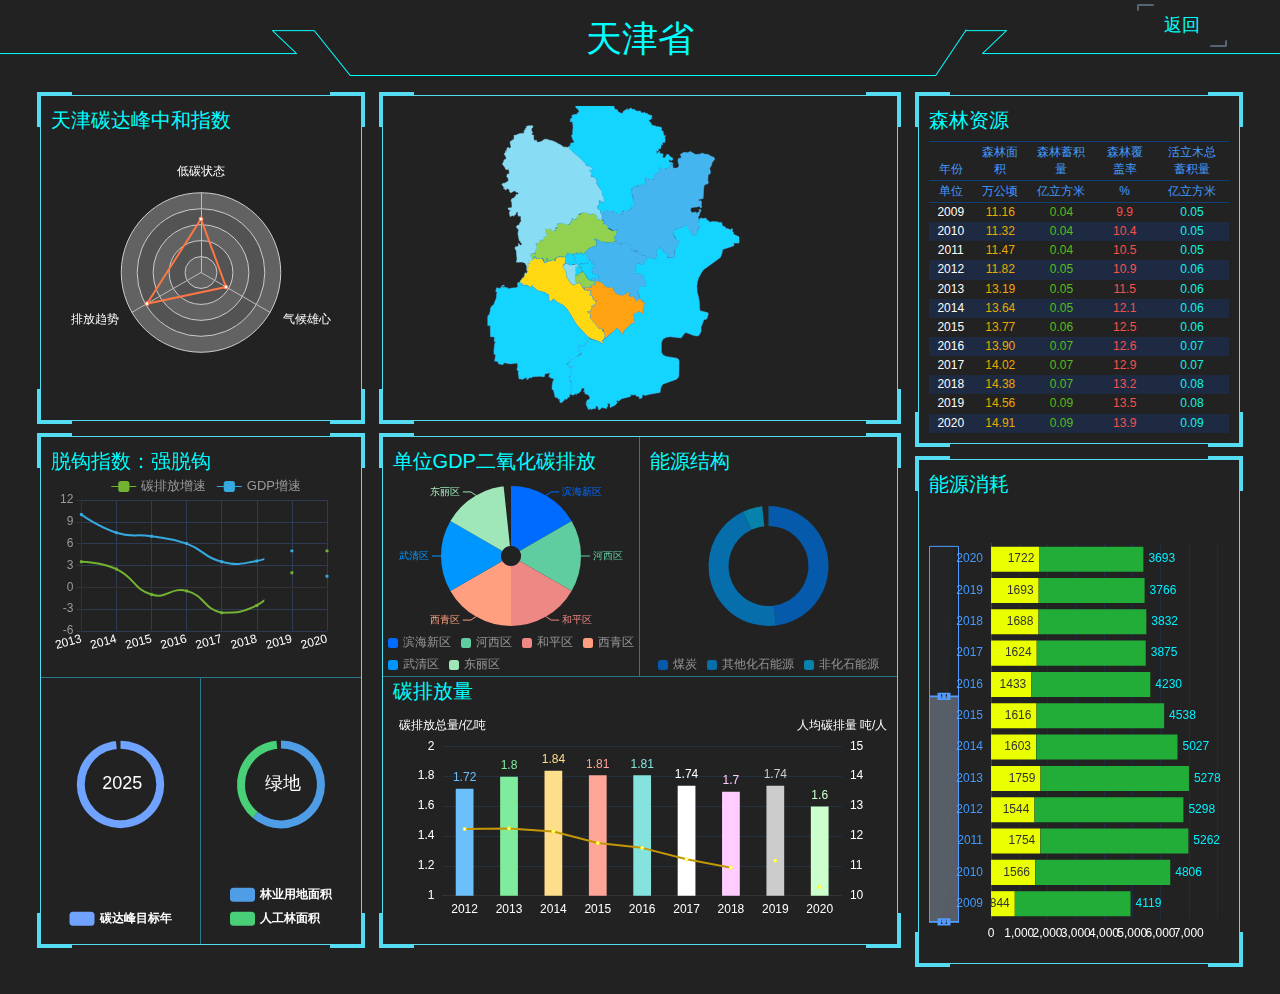
<file: DataBrowsing/Province/天津/天津.html>
<!DOCTYPE html>
<html>
<head>
    <meta charset="UTF-8">
    <meta http-equiv="X-UA-Compatible" content="IE=Edge，chrome=1">
    <meta name="renderer" content="webkit">

    <link rel="stylesheet" href="../assets/css/bootstrap.css">
    <link rel="stylesheet" href="../assets/css/province.css"/>
</head>
<body>
<div class="header">
    天津省
    <a href="../../China/China.html" class="a-access">
        <button class="button type1">
            返回
        </button>
    </a>
</div>
<div class="main clearfix">
    <div class="main-left">
        <div class="border-container">
            <div class="name-title">
                天津碳达峰中和指数
            </div>
            <div id="radar"></div>
            <span class="top-left border-span"></span>
            <span class="top-right border-span"></span>
            <span class="bottom-left border-span"></span>
            <span class="bottom-right border-span"></span>
        </div>
        <div class="border-container">
            <div class="name-title">
               脱钩指数：强脱钩
            </div>
            <div id="graduateyear"></div>
            <ul class="three-pie clearfix">
                <li>
                    <div id="sexrate"></div>
                </li>
                <li>
                    <div id="householdrate"></div>
                </li>
            </ul>
            <span class="top-left border-span"></span>
            <span class="top-right border-span"></span>
            <span class="bottom-left border-span"></span>
            <span class="bottom-right border-span"></span>
        </div>
    </div>
    <div class="main-middle">
        <div class="border-container">
            <div id="mapadd"></div>
            <span class="top-left border-span"></span>
            <span class="top-right border-span"></span>
            <span class="bottom-left border-span"></span>
            <span class="bottom-right border-span"></span>
        </div>
        <div class="border-container">
            <ul class="teacher-pie clearfix">
                <li>
                    <div class="name-title">
                        单位GDP二氧化碳排放
                    </div>
                    <div id="courserate"></div>
                </li>
                <li>
                    <div class="name-title">
                       能源结构
                    </div>
                    <div id="professionrate"></div>
                </li>
            </ul>

            <div class="name-title">
                碳排放量
            </div>
            <div id="changedetail"></div>
            <span class="top-left border-span"></span>
            <span class="top-right border-span"></span>
            <span class="bottom-left border-span"></span>
            <span class="bottom-right border-span"></span>
        </div>
    </div>
    <div class="main-right">
        <div class="border-container">
            <div class="name-title">
                森林资源
            </div>
           <table class="table table-kingdargen">
               <thead>
                   <tr>
                       <th>年份</th>
                       <th>森林面积</th>
                       <th>森林蓄积量</th>
                       <th>森林覆盖率</th>
                       <th>活立木总蓄积量</th>
                   </tr>
                   <tr>
                       <th>单位</th>
                       <th>万公顷</th>
                       <th>亿立方米</th>
                       <th>%</th>
                       <th>亿立方米</th>
                   </tr>
               </thead>
               <tbody>
                   <tr>
                       <td>2009</td>
                       <td>11.16</td>
                       <td>0.04</td>
                       <td>9.9</td>
                       <td>0.05</td>
                   </tr>
                   <tr>
                       <td>2010</td>
                       <td>11.32</td>
                       <td>0.04</td>
                       <td>10.4</td>
                       <td>0.05</td>
                   </tr>
                   <tr>
                       <td>2011</td>
                       <td>11.47</td>
                       <td>0.04</td>
                       <td>10.5</td>
                       <td>0.05</td>
                   </tr>
                   <tr>
                       <td>2012</td>
                       <td>11.82</td>
                       <td>0.05</td>
                       <td>10.9</td>
                       <td>0.06</td>
                   </tr>
                   <tr>
                       <td>2013</td>
                       <td>13.19</td>
                       <td>0.05</td>
                       <td>11.5</td>
                       <td>0.06</td>
                   </tr>
                   <tr>
                       <td>2014</td>
                       <td>13.64</td>
                       <td>0.05</td>
                       <td>12.1</td>
                       <td>0.06</td>
                   </tr>
                   <tr>
                       <td>2015</td>
                       <td>13.77</td>
                       <td>0.06</td>
                       <td>12.5</td>
                       <td>0.06</td>
                   </tr>
                   <tr>
                       <td>2016</td>
                       <td>13.90</td>
                       <td>0.07</td>
                       <td>12.6</td>
                       <td>0.07</td>
                   </tr>
                   <tr>
                       <td>2017</td>
                       <td>14.02</td>
                       <td>0.07</td>
                       <td>12.9</td>
                       <td>0.07</td>
                   </tr>
                   <tr>
                       <td>2018</td>
                       <td>14.38</td>
                       <td>0.07</td>
                       <td>13.2</td>
                       <td>0.08</td>
                   </tr>
                   <tr>
                       <td>2019</td>
                       <td>14.56</td>
                       <td>0.09</td>
                       <td>13.5</td>
                       <td>0.08</td>
                   </tr>
                   <tr>
                       <td>2020</td>
                       <td>14.91</td>
                       <td>&nbsp&nbsp0.09&nbsp&nbsp</td>
                       <td>13.9</td>
                       <td>0.09</td>
                   </tr>
               </tbody>
           </table>
            <span class="top-left border-span"></span>
            <span class="top-right border-span"></span>
            <span class="bottom-left border-span"></span>
            <span class="bottom-right border-span"></span>
        </div>
        <div class="border-container">
            <div class="name-title">
                能源消耗
            </div>
          <div id="juniorservice"></div>
            <span class="top-left border-span"></span>
            <span class="top-right border-span"></span>
            <span class="bottom-left border-span"></span>
            <span class="bottom-right border-span"></span>
        </div>
    </div>
</div>
</body>
<script src="../assets/js/jquery.min.js"></script>
<script src="../assets/js/echarts.min.js"></script>
<script src="index_tianjin.js"></script>
<script src="../assets/js/map/tianjin.js"></script>
</html>
</file>
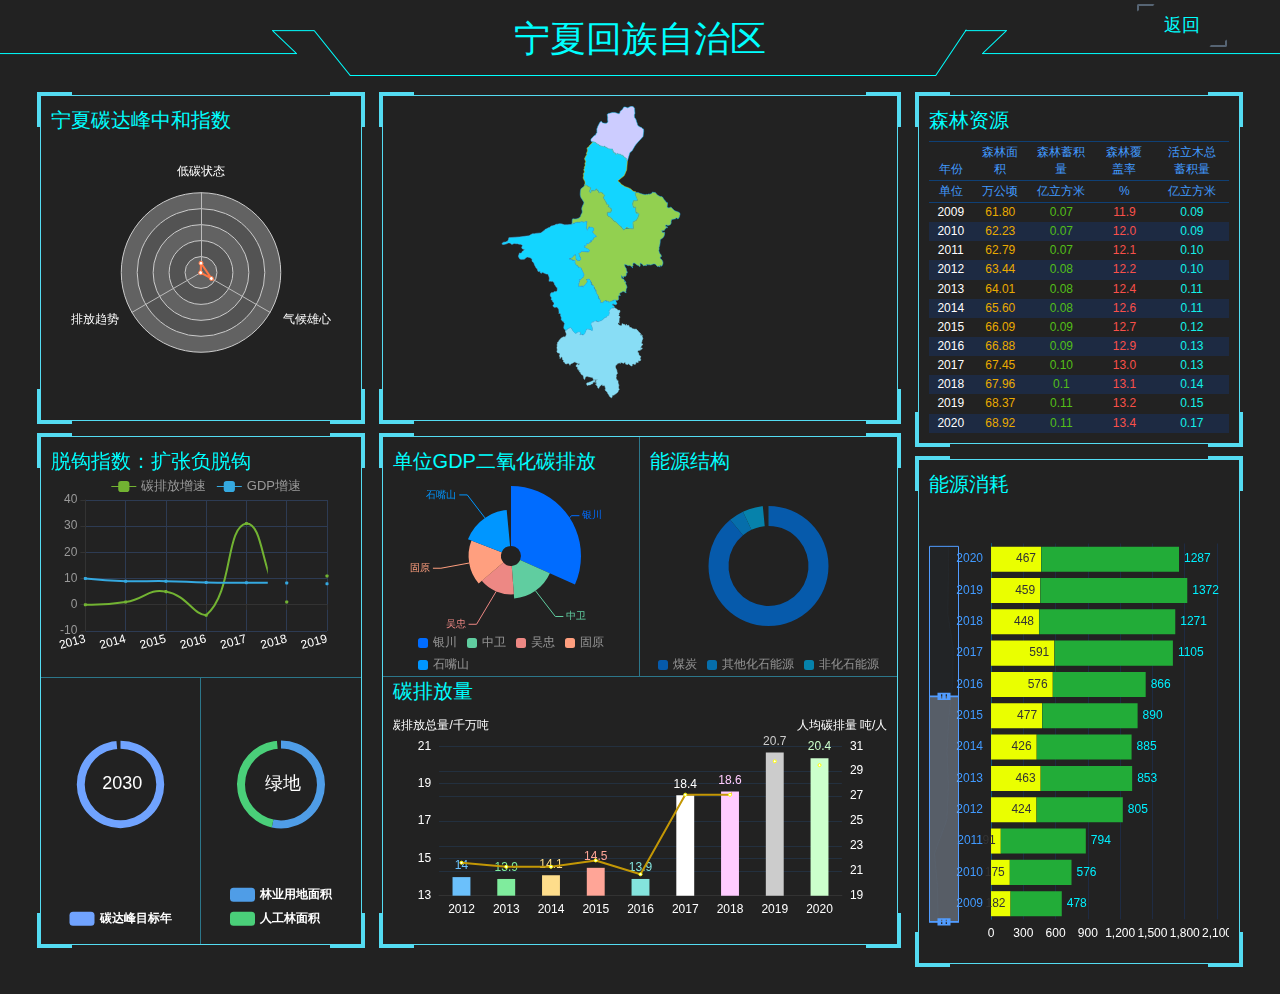
<file: DataBrowsing/Province/宁夏/宁夏.html>
<!DOCTYPE html>
<html>
<head>
    <meta charset="UTF-8">
    <meta name="renderer" content="webkit">
    <link rel="stylesheet" href="../assets/css/bootstrap.css">
    <link rel="stylesheet" href="../assets/css/province.css"/>
</head>
<body>
<!--头部-->
<div class="header">
    宁夏回族自治区
   <a href="../../China/China.html" class="a-access">
        <button class="button type1">
            返回
        </button>
    </a>
</div>
<!--主体-->
<div class="main clearfix">
    <div class="main-left">
        <div class="border-container">
            <div class="name-title">
                宁夏碳达峰中和指数
            </div>
            <div id="radar"></div>
            <span class="top-left border-span"></span>
            <span class="top-right border-span"></span>
            <span class="bottom-left border-span"></span>
            <span class="bottom-right border-span"></span>
        </div>
        <div class="border-container">
            <div class="name-title">
               脱钩指数：扩张负脱钩
            </div>
            <div id="graduateyear"></div>
            <ul class="three-pie clearfix">
                <li>
                    <div id="sexrate"></div>
                </li>
                <li>
                    <div id="householdrate"></div>
                </li>
            </ul>
            <span class="top-left border-span"></span>
            <span class="top-right border-span"></span>
            <span class="bottom-left border-span"></span>
            <span class="bottom-right border-span"></span>
        </div>
    </div>
    <div class="main-middle">
        <div class="border-container">
            <div id="mapadd"></div>
            <span class="top-left border-span"></span>
            <span class="top-right border-span"></span>
            <span class="bottom-left border-span"></span>
            <span class="bottom-right border-span"></span>
        </div>
        <div class="border-container">
            <ul class="teacher-pie clearfix">
                <li>
                    <div class="name-title">
                        单位GDP二氧化碳排放
                    </div>
                    <div id="courserate"></div>
                </li>
                <li>
                    <div class="name-title">
                       能源结构
                    </div>
                    <div id="professionrate"></div>
                </li>
            </ul>

            <div class="name-title">
                碳排放量
            </div>
            <div id="changedetail"></div>
            <span class="top-left border-span"></span>
            <span class="top-right border-span"></span>
            <span class="bottom-left border-span"></span>
            <span class="bottom-right border-span"></span>
        </div>
    </div>
    <div class="main-right">
        <div class="border-container">
            <div class="name-title">
                森林资源
            </div>
           <table class="table table-kingdargen">
               <thead>
                   <tr>
                       <th>年份</th>
                       <th>森林面积</th>
                       <th>森林蓄积量</th>
                       <th>森林覆盖率</th>
                       <th>活立木总蓄积量</th>
                   </tr>
                   <tr>
                       <th>单位</th>
                       <th>万公顷</th>
                       <th>亿立方米</th>
                       <th>%</th>
                       <th>亿立方米</th>
                   </tr>
               </thead>
               <tbody>
                   <tr>
                       <td>2009</td>
                       <td>61.80</td>
                       <td>0.07</td>
                       <td>11.9</td>
                       <td>0.09</td>
                   </tr>
                   <tr>
                       <td>2010</td>
                       <td>62.23</td>
                       <td>0.07</td>
                       <td>12.0</td>
                       <td>0.09</td>
                   </tr>
                   <tr>
                       <td>2011</td>
                       <td>62.79</td>
                       <td>0.07</td>
                       <td>12.1</td>
                       <td>0.10</td>
                   </tr>
                   <tr>
                       <td>2012</td>
                       <td>63.44</td>
                       <td>0.08</td>
                       <td>12.2</td>
                       <td>0.10</td>
                   </tr>
                   <tr>
                       <td>2013</td>
                       <td>64.01</td>
                       <td>0.08</td>
                       <td>12.4</td>
                       <td>0.11</td>
                   </tr>
                   <tr>
                       <td>2014</td>
                       <td>65.60</td>
                       <td>0.08</td>
                       <td>12.6</td>
                       <td>0.11</td>
                   </tr>
                   <tr>
                       <td>2015</td>
                       <td>66.09</td>
                       <td>0.09</td>
                       <td>12.7</td>
                       <td>0.12</td>
                   </tr>
                   <tr>
                       <td>2016</td>
                       <td>66.88</td>
                       <td>0.09</td>
                       <td>12.9</td>
                       <td>0.13</td>
                   </tr>
                   <tr>
                       <td>2017</td>
                       <td>67.45</td>
                       <td>0.10</td>
                       <td>13.0</td>
                       <td>0.13</td>
                   </tr>
                   <tr>
                       <td>2018</td>
                       <td>67.96</td>
                       <td>0.1</td>
                       <td>13.1</td>
                       <td>0.14</td>
                   </tr>
                   <tr>
                       <td>2019</td>
                       <td>68.37</td>
                       <td>0.11</td>
                       <td>13.2</td>
                       <td>0.15</td>
                   </tr>
                   <tr>
                       <td>2020</td>
                       <td>68.92</td>
                       <td>&nbsp&nbsp0.11&nbsp&nbsp</td>
                       <td>13.4</td>
                       <td>0.17</td>
                   </tr>
               </tbody>
           </table>
            <span class="top-left border-span"></span>
            <span class="top-right border-span"></span>
            <span class="bottom-left border-span"></span>
            <span class="bottom-right border-span"></span>
        </div>
        <div class="border-container">
            <div class="name-title">
                能源消耗
            </div>
          <div id="juniorservice"></div>
            <span class="top-left border-span"></span>
            <span class="top-right border-span"></span>
            <span class="bottom-left border-span"></span>
            <span class="bottom-right border-span"></span>
        </div>
    </div>
</div>
</body>
<script src="../assets/js/jquery.min.js"></script>
<script src="../assets/js/echarts.min.js"></script>
<script src="index_ningxia.js"></script>
<script src="../assets/js/map/ningxia.js"></script>
</html>
</file>
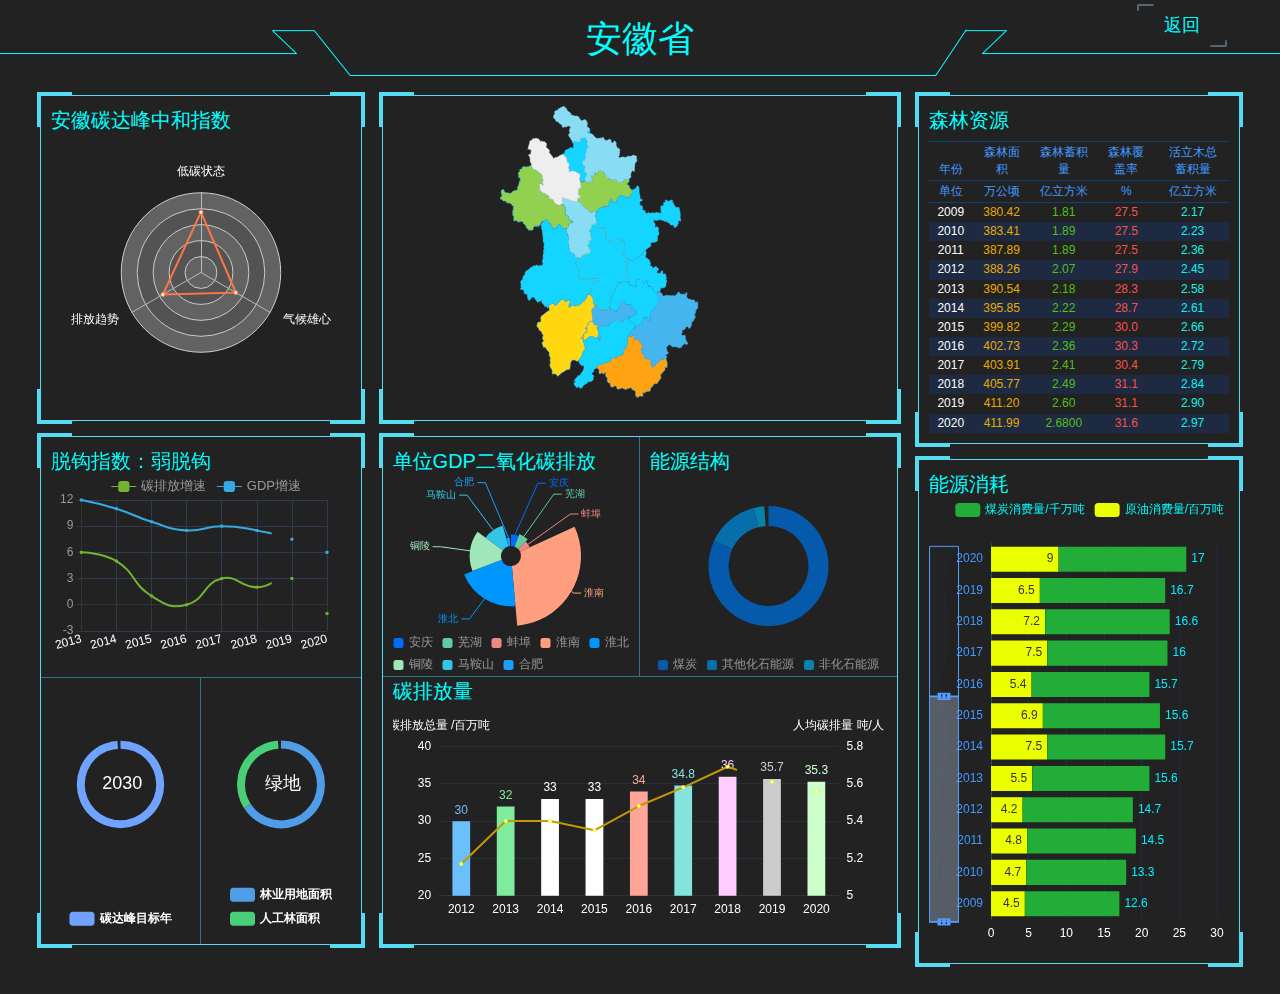
<file: DataBrowsing/Province/安徽/安徽.html>
<!DOCTYPE html>
<html>
<head>
    <meta charset="UTF-8">
    <meta name="renderer" content="webkit">
    <link rel="stylesheet" href="../assets/css/bootstrap.css">
    <link rel="stylesheet" href="../assets/css/province.css"/>
</head>
<body>
<div class="header">
    安徽省
   <a href="../../China/China.html" class="a-access">
        <button class="button type1">
            返回
        </button>
    </a>
</div>
<div class="main clearfix">
    <div class="main-left">
        <div class="border-container">
            <div class="name-title">
                安徽碳达峰中和指数
            </div>
            <div id="radar"></div>
            <span class="top-left border-span"></span>
            <span class="top-right border-span"></span>
            <span class="bottom-left border-span"></span>
            <span class="bottom-right border-span"></span>
        </div>
        <div class="border-container">
            <div class="name-title">
               脱钩指数：弱脱钩
            </div>
            <div id="graduateyear"></div>
            <ul class="three-pie clearfix">
                <li>
                    <div id="sexrate"></div>
                </li>
                <li>
                    <div id="householdrate"></div>
                </li>
            </ul>
            <span class="top-left border-span"></span>
            <span class="top-right border-span"></span>
            <span class="bottom-left border-span"></span>
            <span class="bottom-right border-span"></span>
        </div>
    </div>
    <div class="main-middle">
        <div class="border-container">
            <div id="mapadd"></div>
            <span class="top-left border-span"></span>
            <span class="top-right border-span"></span>
            <span class="bottom-left border-span"></span>
            <span class="bottom-right border-span"></span>
        </div>
        <div class="border-container">
            <ul class="teacher-pie clearfix">
                <li>
                    <div class="name-title">
                        单位GDP二氧化碳排放
                    </div>
                    <div id="courserate"></div>
                </li>
                <li>
                    <div class="name-title">
                       能源结构
                    </div>
                    <div id="professionrate"></div>
                </li>
            </ul>

            <div class="name-title">
                碳排放量
            </div>
            <div id="changedetail"></div>
            <span class="top-left border-span"></span>
            <span class="top-right border-span"></span>
            <span class="bottom-left border-span"></span>
            <span class="bottom-right border-span"></span>
        </div>
    </div>
    <div class="main-right">
        <div class="border-container">
            <div class="name-title">
                森林资源
            </div>
           <table class="table table-kingdargen">
               <thead>
                   <tr>
                       <th>年份</th>
                       <th>森林面积</th>
                       <th>森林蓄积量</th>
                       <th>森林覆盖率</th>
                       <th>活立木总蓄积量</th>
                   </tr>
                   <tr>
                       <th>单位</th>
                       <th>万公顷</th>
                       <th>亿立方米</th>
                       <th>%</th>
                       <th>亿立方米</th>
                   </tr>
               </thead>
               <tbody>
                   <tr>
                       <td>2009</td>
                       <td>380.42</td>
                       <td>1.81</td>
                       <td>27.5</td>
                       <td>2.17</td>
                   </tr>
                   <tr>
                       <td>2010</td>
                       <td>383.41</td>
                       <td>1.89</td>
                       <td>27.5</td>
                       <td>2.23</td>
                   </tr>
                   <tr>
                       <td>2011</td>
                       <td>387.89</td>
                       <td>1.89</td>
                       <td>27.5</td>
                       <td>2.36</td>
                   </tr>
                   <tr>
                       <td>2012</td>
                       <td>388.26</td>
                       <td>2.07</td>
                       <td>27.9</td>
                       <td>2.45</td>
                   </tr>
                   <tr>
                       <td>2013</td>
                       <td>390.54</td>
                       <td>2.18</td>
                       <td>28.3</td>
                       <td>2.58</td>
                   </tr>
                   <tr>
                       <td>2014</td>
                       <td>395.85</td>
                       <td>2.22</td>
                       <td>28.7</td>
                       <td>2.61</td>
                   </tr>
                   <tr>
                       <td>2015</td>
                       <td>399.82</td>
                       <td>2.29</td>
                       <td>30.0</td>
                       <td>2.66</td>
                   </tr>
                   <tr>
                       <td>2016</td>
                       <td>402.73</td>
                       <td>2.36</td>
                       <td>30.3</td>
                       <td>2.72</td>
                   </tr>
                   <tr>
                       <td>2017</td>
                       <td>403.91</td>
                       <td>2.41</td>
                       <td>30.4</td>
                       <td>2.79</td>
                   </tr>
                   <tr>
                       <td>2018</td>
                       <td>405.77</td>
                       <td>2.49</td>
                       <td>31.1</td>
                       <td>2.84</td>
                   </tr>
                   <tr>
                       <td>2019</td>
                       <td>411.20</td>
                       <td>2.60</td>
                       <td>31.1</td>
                       <td>2.90</td>
                   </tr>
                   <tr>
                       <td>2020</td>
                       <td>411.99</td>
                       <td>2.6800</td>
                       <td>31.6</td>
                       <td>2.97</td>
                   </tr>
               </tbody>
           </table>
            <span class="top-left border-span"></span>
            <span class="top-right border-span"></span>
            <span class="bottom-left border-span"></span>
            <span class="bottom-right border-span"></span>
        </div>
        <div class="border-container">
            <div class="name-title">
             	能源消耗
            </div>
          <div id="juniorservice"></div>
            <span class="top-left border-span"></span>
            <span class="top-right border-span"></span>
            <span class="bottom-left border-span"></span>
            <span class="bottom-right border-span"></span>
        </div>
    </div>
</div>
</body>
<script src="../assets/js/jquery.min.js"></script>
<script src="../assets/js/echarts.min.js"></script>
<script src="index_anhui.js"></script>
<script src="../assets/js/map/anhui.js"></script>
</html>
</file>
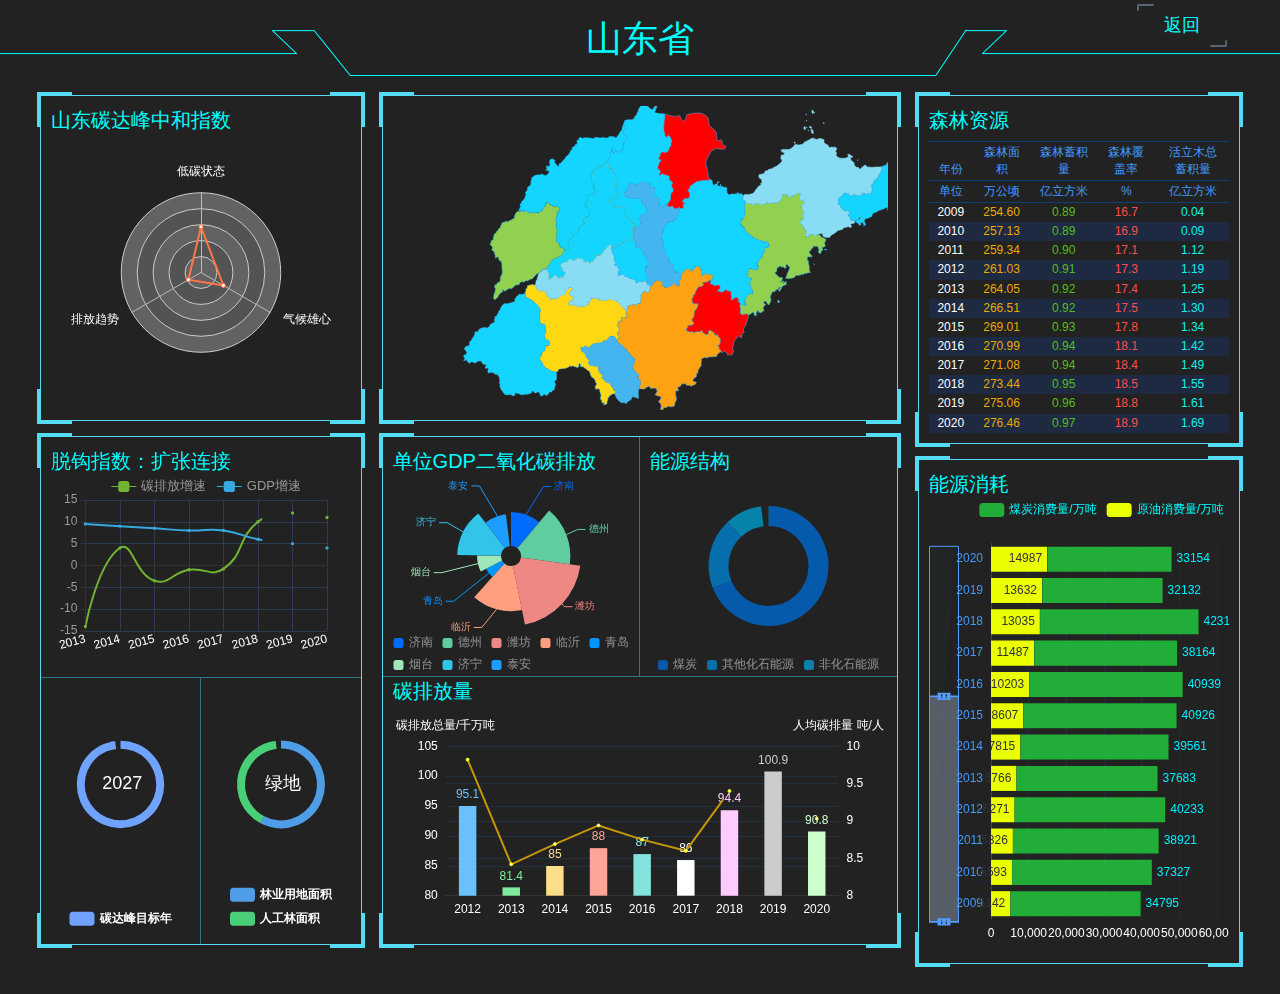
<file: DataBrowsing/Province/山东/山东.html>
<!DOCTYPE html>
<html>
<head>
    <meta charset="UTF-8">
    <meta http-equiv="X-UA-Compatible" content="IE=Edge，chrome=1">
    <meta name="renderer" content="webkit">

    <link rel="stylesheet" href="../assets/css/bootstrap.css">
    <link rel="stylesheet" href="../assets/css/province.css"/>
</head>
<body>
<div class="header">
    山东省
    <a href="../../China/China.html" class="a-access">
        <button class="button type1">
            返回
        </button>
    </a>
</div>
<div class="main clearfix">
    <div class="main-left">
        <div class="border-container">
            <div class="name-title">
                山东碳达峰中和指数
            </div>
            <div id="radar"></div>
            <span class="top-left border-span"></span>
            <span class="top-right border-span"></span>
            <span class="bottom-left border-span"></span>
            <span class="bottom-right border-span"></span>
        </div>
        <div class="border-container">
            <div class="name-title">
                脱钩指数：扩张连接
            </div>
            <div id="graduateyear"></div>
            <ul class="three-pie clearfix">
                <li>
                    <div id="sexrate"></div>
                </li>
                <li>
                    <div id="householdrate"></div>
                </li>
            </ul>
            <span class="top-left border-span"></span>
            <span class="top-right border-span"></span>
            <span class="bottom-left border-span"></span>
            <span class="bottom-right border-span"></span>
        </div>
    </div>
    <div class="main-middle">
        <div class="border-container">
            <div id="mapadd"></div>
            <span class="top-left border-span"></span>
            <span class="top-right border-span"></span>
            <span class="bottom-left border-span"></span>
            <span class="bottom-right border-span"></span>
        </div>
        <div class="border-container">
            <ul class="teacher-pie clearfix">
                <li>
                    <div class="name-title">
                        单位GDP二氧化碳排放
                    </div>
                    <div id="courserate"></div>
                </li>
                <li>
                    <div class="name-title">
                        能源结构
                    </div>
                    <div id="professionrate"></div>
                </li>
            </ul>

            <div class="name-title">
                碳排放量
            </div>
            <div id="changedetail"></div>
            <span class="top-left border-span"></span>
            <span class="top-right border-span"></span>
            <span class="bottom-left border-span"></span>
            <span class="bottom-right border-span"></span>
        </div>
    </div>
    <div class="main-right">
        <div class="border-container">
            <div class="name-title">
                森林资源
            </div>
            <table class="table table-kingdargen">
                <thead>
                <tr>
                    <th>年份</th>
                    <th>森林面积</th>
                    <th>森林蓄积量</th>
                    <th>森林覆盖率</th>
                    <th>活立木总蓄积量</th>
                </tr>
                <tr>
                       <th>单位</th>
                       <th>万公顷</th>
                       <th>亿立方米</th>
                       <th>%</th>
                       <th>亿立方米</th>
                   </tr>
                </thead>
                <tbody>
                <tr>
                    <td>2009</td>
                    <td>254.60</td>
                    <td>0.89</td>
                    <td>16.7</td>
                    <td>0.04</td>
                </tr>
                <tr>
                    <td>2010</td>
                    <td>257.13</td>
                    <td>0.89</td>
                    <td>16.9</td>
                    <td>0.09</td>
                </tr>
                <tr>
                    <td>2011</td>
                    <td>259.34</td>
                    <td>0.90</td>
                    <td>17.1</td>
                    <td>1.12</td>
                </tr>
                <tr>
                    <td>2012</td>
                    <td>261.03</td>
                    <td>0.91</td>
                    <td>17.3</td>
                    <td>1.19</td>
                </tr>
                <tr>
                    <td>2013</td>
                    <td>264.05</td>
                    <td>0.92</td>
                    <td>17.4</td>
                    <td>1.25</td>
                </tr>
                <tr>
                    <td>2014</td>
                    <td>266.51</td>
                    <td>0.92</td>
                    <td>17.5</td>
                    <td>1.30</td>
                </tr>
                <tr>
                    <td>2015</td>
                    <td>269.01</td>
                    <td>0.93</td>
                    <td>17.8</td>
                    <td>1.34</td>
                </tr>
                <tr>
                    <td>2016</td>
                    <td>270.99</td>
                    <td>0.94</td>
                    <td>18.1</td>
                    <td>1.42</td>
                </tr>
                <tr>
                    <td>2017</td>
                    <td>271.08</td>
                    <td>0.94</td>
                    <td>18.4</td>
                    <td>1.49</td>
                </tr>
                <tr>
                    <td>2018</td>
                    <td>273.44</td>
                    <td>0.95</td>
                    <td>18.5</td>
                    <td>1.55</td>
                </tr>
                <tr>
                    <td>2019</td>
                    <td>275.06</td>
                    <td>0.96</td>
                    <td>18.8</td>
                    <td>1.61</td>
                </tr>
                <tr>
                    <td>2020</td>
                    <td>276.46</td>
                    <td>&nbsp&nbsp0.97&nbsp&nbsp</td>
                    <td>18.9</td>
                    <td>1.69</td>
                </tr>
                </tbody>
            </table>
            <span class="top-left border-span"></span>
            <span class="top-right border-span"></span>
            <span class="bottom-left border-span"></span>
            <span class="bottom-right border-span"></span>
        </div>
        <div class="border-container">
            <div class="name-title">
                能源消耗
            </div>
            <div id="juniorservice"></div>
            <span class="top-left border-span"></span>
            <span class="top-right border-span"></span>
            <span class="bottom-left border-span"></span>
            <span class="bottom-right border-span"></span>
        </div>

    </div>
</div>
</body>
<script src="../assets/js/jquery.min.js"></script>
<script src="../assets/js/echarts.min.js"></script>
<script src="index_shandong.js"></script>
<script src="../assets/js/map/shandong.js"></script>
</html>
</file>
<file: DataBrowsing/Province/assets/css/province.css>
@charset "utf-8";
/*通用样式ͨ*/
body,ul,li,p,h1,h2,h3,h4,h5,h6,dl,dt,dd {
    margin:0;
    padding:0;
}
ul, li{
    list-style: none;
}
a:link,
a:visited,
a:active {
    text-decoration: none;
}
body{
    background: #222;
}

.header{
    height: 80px;
    position: relative;
    padding-top: 13px;
    font-size: 36px;
    color: #00ffff;
    text-align: center;
    background: url(../bg.png) top center no-repeat;
}
.header a.a-access{
  position: absolute;
    right: 3%;
    top: -18%;
}
.main{
    padding: 0 30px 30px;
}
.main-left,
.main-right{
    float: left;
    width: 28%;
    padding: 0 10px;
}
.main-middle{
    float: left;
    width: 44%;
    padding: 0 10px;
}

.border-container {
    position: relative;
    margin-top: 15px;
    padding: 10px;
    border: 1px solid #54dcf2;
}

.border-container span.border-span {
    display: block;
    position: absolute;
    width:35px;
    height: 35px;
}

.border-container span.top-left {
    top: -4px;
    left:-4px;
    border-top: 3px solid #54dcf2;
    border-left: 3px solid #54dcf2;
}

.border-container span.top-right {
    top:-4px;
    right:-4px;
    border-top: 3px solid #54dcf2;
    border-right: 3px solid #54dcf2;
}

.border-container span.bottom-left {
    bottom: -4px;
    left: -4px;
    border-bottom: 3px solid #54dcf2;
    border-left: 3px solid #54dcf2;
}

.border-container span.bottom-right {
    bottom: -4px;
    right: -4px;
    border-bottom: 3px solid #54dcf2;
    border-right: 3px solid #54dcf2;
}
.name-title{
    font-size:20px ;
    color: #00ffff;
}
#radar{
    height: 275px;
}
#dormitorydetail{
    height: 135px;
}
#graduateyear{
    height: 192px;
}
.three-pie{
    border-top: 1px solid #2c768a;
    margin: -10px;
    margin-top: 10px;
}
.teacher-pie{
    border-bottom: 1px solid #2c768a;
    margin: -10px;
    margin-bottom: 0;
}
.three-pie li,
.teacher-pie li{
    float: left;
    width: 50%;
    border-right: 1px solid #2c768a;
}
.teacher-pie li .name-title{
    padding-left:10px ;
    padding-top:10px ;
}
.three-pie li:last-child,
.teacher-pie li:last-child{
    border-right: none;
}
#sexrate,
#nationarate,
#householdrate{
    height: 266px;
}
#mapadd{
    height: 304px;
}
.number-show{
    position: absolute;
    top: 20%;
    right: 5%;
}
.number-show span.span-name{
    font-size:14px ;
    color:#fffd51 ;
}
.number-show span.span-number-show{
    font-size:18px ;
    color:#54b5b5 ;
    font-style: italic;
}
.number-show li{
    line-height: 25px;
}
#teacherrate,
#courserate,
#professionrate{
    height: 200px;
}
#agelist{
    height: 130px;
}
#changedetail{
    height: 229px;
}
.table-kingdargen{
    margin-top: 6px;
    text-align: center;
    margin-bottom: 0;
}
.table-kingdargen>thead>tr>th{
    border-bottom: 1px solid #0f4075;
    padding: 2px 8px;
    text-align: center;
    color: #419aff;
    font-size: 12px;
    font-weight: normal;
    border-top: 1px solid #0f4075!important;
}
.table-kingdargen tbody tr td{
    padding: 1px 8px;
    font-size: 12px;
    border: none;
    color: #fff;
}
.table-kingdargen tbody tr:nth-child(2n){
    background: #1d2a42;
}
.table-kingdargen tbody tr:hover{
    background: #1d2a42;
}
.table-kingdargen tbody tr td:nth-child(2){
    color: #e9aa00;
}
.table-kingdargen tbody tr td:nth-child(3){
    color: #53bf18;
}
.table-kingdargen tbody tr td:nth-child(4){
    color: #f9504a;
}
.table-kingdargen tbody tr td:nth-child(5){
    color: #12f0e9;
}
#juniorservice{
    height:455px;
}
#edubalance{
    height: 203px;
}
@import url("https://fonts.googleapis.com/css?family=Raleway");
* {
  box-sizing: border-box;
}

.copyright {
  position: absolute;
  bottom: 0;
}
.copyright a {
  text-decoration: none;
  color: #16a085;
}

.copyright a:hover {
  text-decoration: underline;
}
.button {
  position: relative;
  padding: 0.5em 1.5em;
  border: none;
  background-color: transparent;
  cursor: pointer;
  outline: none;
  font-size: 18px;
  margin: 1em 0.8em;
}
.button.type1 {
  color: #00ffff;
}
.button.type1.type1::after, .button.type1.type1::before {
  content: "";
  display: block;
  position: absolute;
  width: 20%;
  height: 20%;
  border: 2px solid;
  transition: all 0.6s ease;
  border-radius: 2px;
}
.button.type1.type1::after {
  bottom: 0;
  right: 0;
  border-top-color: transparent;
  border-left-color: transparent;
  border-bottom-color: #566473;
  border-right-color: #566473;
}
.button.type1.type1::before {
  top: 0;
  left: 0;
  border-bottom-color: transparent;
  border-right-color: transparent;
  border-top-color: #566473;
  border-left-color: #566473;
}
.button.type1.type1:hover:after, .button.type1.type1:hover:before {
  width: 100%;
  height: 100%;
}
</file>
